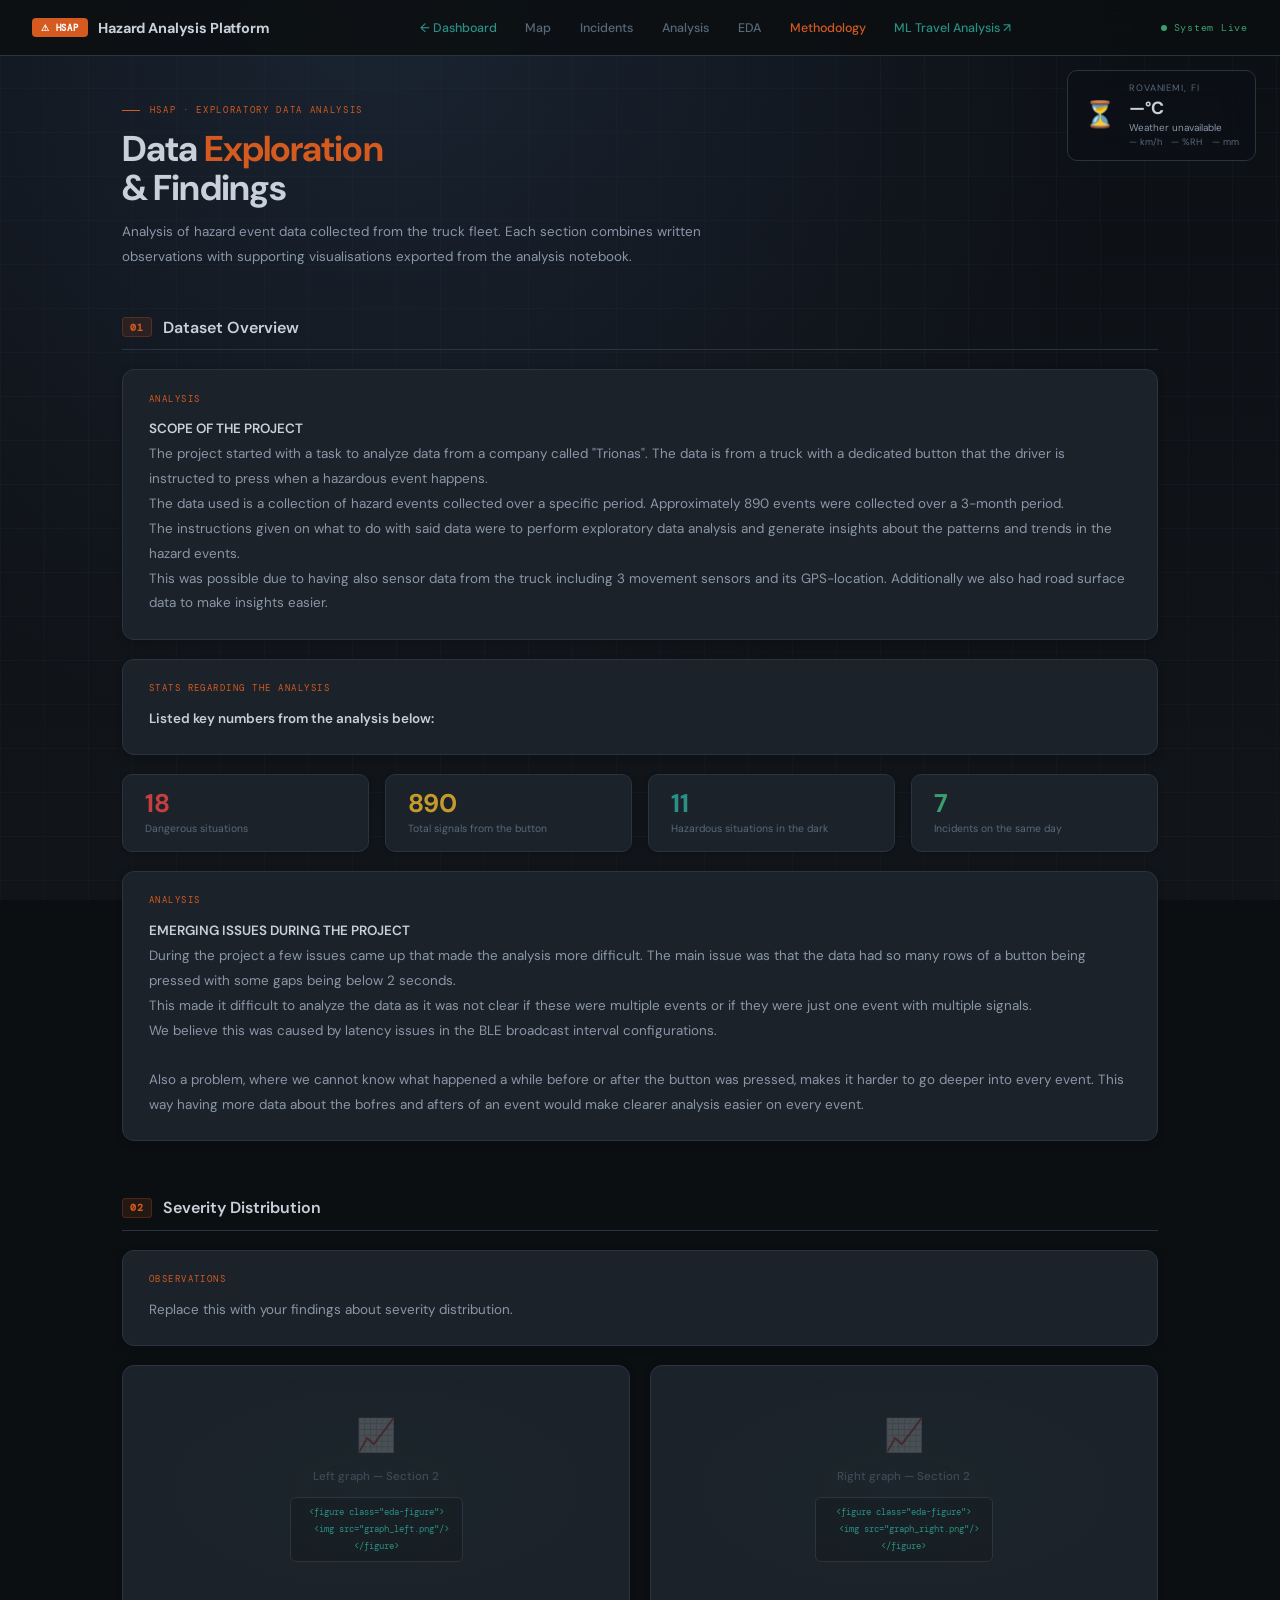
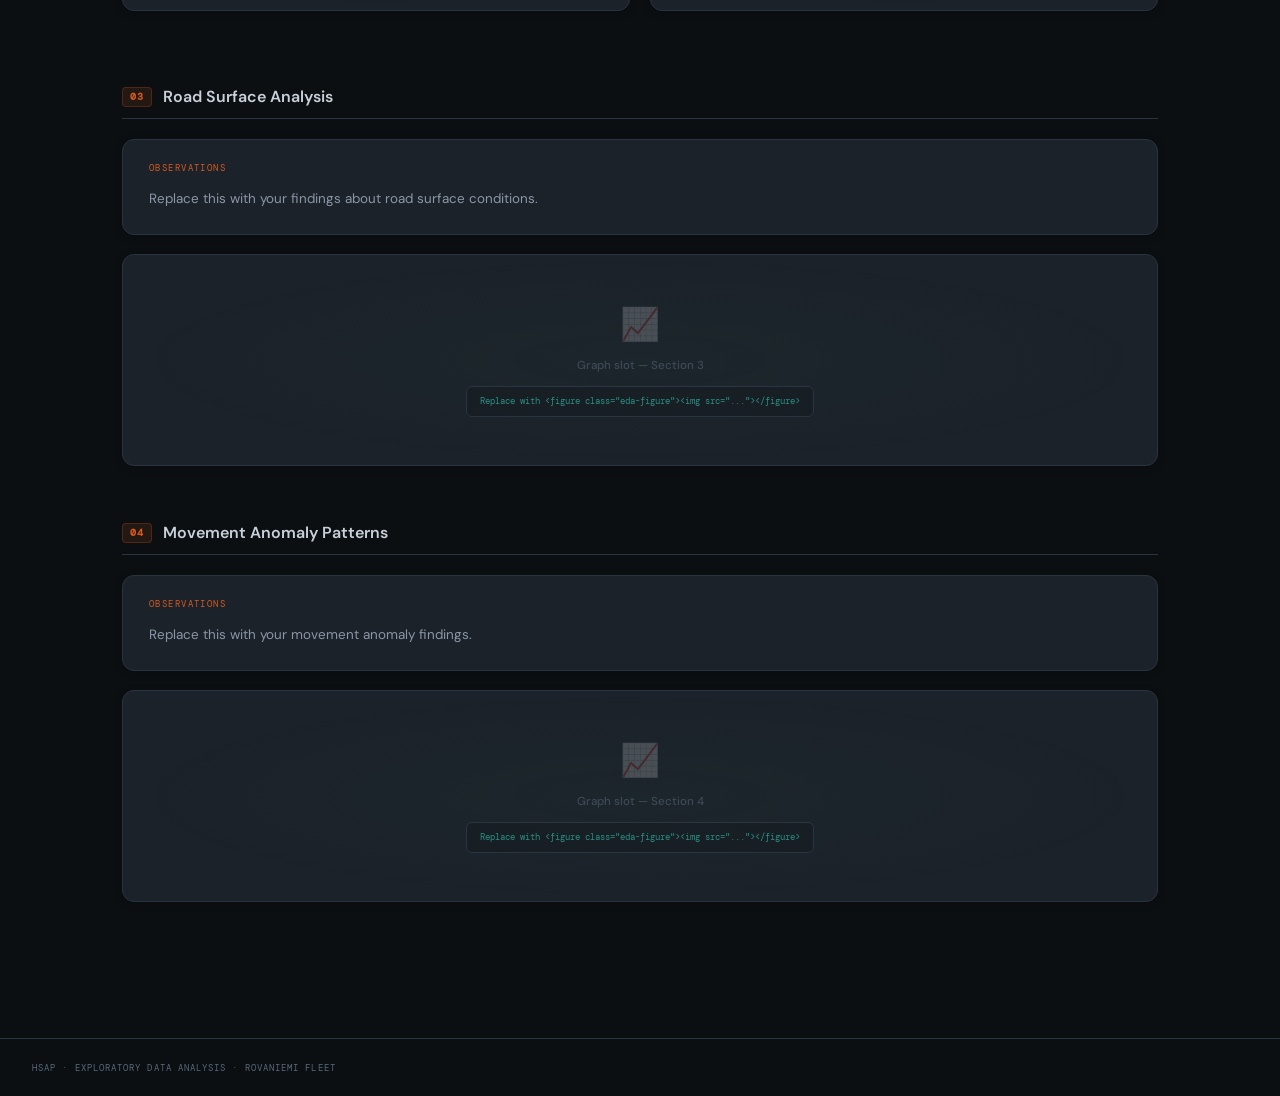
<file: website_without_EDA/hsap-eda.html>
<!DOCTYPE html>
<html lang="en">
<head>
  <meta charset="UTF-8"/>
  <meta name="viewport" content="width=device-width, initial-scale=1.0"/>
  <title>HSAP — Exploratory Data Analysis</title>
  <link rel="stylesheet" href="hsap-style.css"/>
  <style>
    /* ── EDA-specific styles ─────────────────────────────────── */

    .eda-page {
      position: relative; z-index: 10;
      max-width: 1100px; margin: 0 auto; padding: 3rem 2rem 5rem;
    }

    .eda-hero {
      margin-bottom: 3rem;
    }
    .eda-hero .hero-eyebrow { margin-bottom: .8rem; }
    .eda-hero h1 { font-size: clamp(1.8rem, 2.8vw, 2.6rem); margin-bottom: .8rem; }
    .eda-hero p  { font-family: var(--hf); font-size: .84rem; color: var(--text-soft); line-height: 1.8; max-width: 600px; }

    /* ── SECTION DIVIDER ── */
    .eda-section {
      margin-bottom: 3.5rem;
    }
    .eda-section-title {
      font-family: var(--hf); font-weight: 600; font-size: 1rem;
      color: var(--text); margin-bottom: 1.2rem;
      padding-bottom: .7rem; border-bottom: 1px solid var(--border);
      display: flex; align-items: center; gap: .7rem;
    }
    .eda-section-title .eda-num {
      font-family: var(--mf); font-size: .6rem; color: var(--accent);
      background: rgba(212,90,32,.12); border: 1px solid rgba(212,90,32,.25);
      border-radius: 4px; padding: .15rem .45rem; letter-spacing: .1em;
    }

    /* ── TEXT BOX ── */
    /*
      HOW TO ADD A TEXT BOX:
      Copy the block below and paste it inside any .eda-section.
      Replace the content inside <p> tags with your own text.

      <div class="eda-textbox">
        <div class="eda-textbox-label">Your label here</div>
        <p>Your paragraph text goes here. You can have multiple
        <p> tags inside the same box.</p>
        <p>Second paragraph...</p>
      </div>
    */

    .eda-textbox {
      background: var(--card); border: 1px solid var(--border);
      border-radius: 12px; padding: 1.4rem 1.6rem;
      box-shadow: 0 2px 8px rgba(0,0,0,.2);
      margin-bottom: 1.2rem;
    }

    .eda-textbox-label {
      font-family: var(--mf); font-size: .58rem; letter-spacing: .16em;
      text-transform: uppercase; color: var(--accent);
      margin-bottom: .8rem;
    }
    .eda-textbox p {
      font-family: var(--hf); font-size: .84rem; line-height: 1.85;
      color: var(--text-soft); margin-bottom: .75rem;
    }
    .eda-textbox p:last-child { margin-bottom: 0; }
    .eda-textbox strong { color: var(--text); font-weight: 600; }
    .eda-textbox code {
      font-family: var(--mf); font-size: .78rem;
      background: var(--faint); border: 1px solid var(--border);
      border-radius: 4px; padding: .1rem .4rem; color: var(--teal);
    }

    /* ── GRAPH / IMAGE SLOT ── */
    /*
      HOW TO ADD A GRAPH:
      Copy the block below and paste it inside any .eda-section.
      Replace src="YOUR_GRAPH.png" with the path to your image.
      Replace the caption text.

      <figure class="eda-figure">
        <img src="YOUR_GRAPH.png" alt="Description of graph"/>
        <figcaption>Figure N — Your caption text here</figcaption>
      </figure>

      For a 2-column layout (side by side), wrap two figures in:
      <div class="eda-figure-row">
        <figure class="eda-figure"> ... </figure>
        <figure class="eda-figure"> ... </figure>
      </div>
    */
    .eda-figure {
      background: var(--card); border: 1px solid var(--border);
      border-radius: 12px; overflow: hidden;
      box-shadow: 0 2px 12px rgba(0,0,0,.25);
      margin-bottom: 1.2rem;
    }
    .eda-figure img {
      width: 100%; display: block;
      border-bottom: 1px solid var(--border);
    }
    .eda-figure figcaption {
      font-family: var(--hf); font-size: .7rem; color: var(--muted);
      padding: .7rem 1rem; line-height: 1.5;
    }
    .eda-figure figcaption strong { color: var(--text-soft); }

    .eda-figure-row {
      display: grid; grid-template-columns: 1fr 1fr;
      gap: 1.2rem; margin-bottom: 1.2rem;
    }
    .eda-figure-row .eda-figure { margin-bottom: 0; }

    /* ── IMAGE PLACEHOLDER (shown when no src set) ── */
    .eda-figure-placeholder {
      background: var(--card); border: 1px solid var(--border);
      border-radius: 12px; padding: 3rem 2rem;
      display: flex; flex-direction: column;
      align-items: center; justify-content: center; gap: .8rem;
      margin-bottom: 1.2rem; box-shadow: 0 2px 8px rgba(0,0,0,.2);
      position: relative; overflow: hidden;
    }
    .eda-figure-placeholder::before {
      content: '';
      position: absolute; inset: 0;
      background: radial-gradient(ellipse at 50% 50%, rgba(42,143,133,.04), transparent 70%);
    }
    .eda-figure-placeholder .ph-icon  { font-size: 2rem; opacity: .2; }
    .eda-figure-placeholder .ph-label {
      font-family: var(--hf); font-size: .72rem; font-weight: 500;
      color: var(--muted); opacity: .55;
    }
    .eda-figure-placeholder .ph-hint  {
      font-family: var(--mf); font-size: .58rem; color: var(--teal);
      background: var(--surface); border: 1px solid var(--border);
      border-radius: 6px; padding: .4rem .8rem; text-align: center; line-height: 1.8;
    }

    /* ── STAT ROW (inline highlight numbers) ── */
    /*
      HOW TO ADD A STAT ROW:
      <div class="eda-stats">
        <div class="eda-stat">
          <div class="eda-stat-val">42</div>
          <div class="eda-stat-label">Your label</div>
        </div>
        ... repeat for each stat ...
      </div>
    */
    .eda-stats {
      display: flex; gap: 1rem; flex-wrap: wrap; margin-bottom: 1.2rem;
    }
    .eda-stat {
      background: var(--card); border: 1px solid var(--border);
      border-radius: 10px; padding: 1rem 1.4rem; flex: 1; min-width: 100px;
      box-shadow: 0 1px 4px rgba(0,0,0,.2);
    }
    .eda-stat-val {
      font-family: var(--hf); font-weight: 700; font-size: 1.6rem;
      color: var(--text); line-height: 1; margin-bottom: .3rem;
    }
    .eda-stat-label {
      font-family: var(--hf); font-size: .65rem; color: var(--muted);
    }

    /* ── RESPONSIVE ── */
    @media (max-width: 700px) {
      .eda-figure-row { grid-template-columns: 1fr; }
    }
  </style>
</head>
<body>

<!-- ── WEATHER FX LAYERS ── -->
<div id="sky-layer"></div>
<div id="grid-layer"></div>
<canvas id="rain-canvas"></canvas>
<canvas id="snow-canvas"></canvas>
<div id="fog-layer"></div>

<!-- ── WEATHER WIDGET ── -->
<div id="weather-widget">
  <div class="w-icon" id="w-icon">&#9203;</div>
  <div class="w-info">
    <div class="w-loc">Rovaniemi, FI</div>
    <div class="w-temp" id="w-temp">&#8212;&#176;C</div>
    <div class="w-desc" id="w-desc">Loading&#8230;</div>
    <div class="w-extras">
      <span id="w-wind">&#8212; km/h</span>
      <span id="w-humid">&#8212; %RH</span>
      <span id="w-precip">&#8212; mm</span>
    </div>
  </div>
</div>

<!-- ── HEADER ── -->
<header>
  <div class="logo">
    <div class="logo-badge">&#9888; HSAP</div>
    Hazard Analysis Platform
  </div>
  <nav>
    <a href="hsap-dashboard.html"style="color:var(--teal)">&#8592; Dashboard</a>
    <a href="hsap-dashboard.html#map">Map</a>
    <a href="hsap-dashboard.html#incidents">Incidents</a>
    <a href="hsap-dashboard.html#analysis">Analysis</a>
    <a href="hsap-eda.html">EDA</a>
    <a href="hsap-summary.html" style="color:var(--accent)">Methodology</a>
    <a href="static/index.html" style="color:var(--teal)">ML Travel Analysis ↗</a>
  </nav>
  <div class="sys-status">
    <div class="pulse"></div>
    System Live
  </div>
</header>


<!-- ══════════════════════════════════════════════════════════════════
     EDA PAGE CONTENT
     ══════════════════════════════════════════════════════════════════

  HOW TO USE THIS PAGE:
  ─────────────────────
  This page is structured into numbered sections.
  Inside each section you can freely mix:

    • Text boxes   → .eda-textbox
    • Graph images → .eda-figure  /  .eda-figure-row (2 side-by-side)
    • Stat rows    → .eda-stats
    • Placeholders → .eda-figure-placeholder  (remove once you add real images)

  To add a new section, copy the .eda-section block and give it a new number.
  All instructions are in the CSS comments above.

════════════════════════════════════════════════════════════════════ -->

<div class="eda-page">

  <!-- PAGE TITLE -->
  <div class="eda-hero">
    <div class="hero-eyebrow">HSAP &middot; Exploratory Data Analysis</div>
    <h1>Data <mark>Exploration</mark><br>&amp; Findings</h1>
    <p>
      Analysis of hazard event data collected from the truck fleet.
      Each section combines written observations with supporting visualisations
      exported from the analysis notebook.
    </p>
  </div>


  <!-- ══════════════════════════════════════════════════════════════
       SECTION 1 — paste your first block of analysis here
       ══════════════════════════════════════════════════════════════ -->
  <div class="eda-section">
    <div class="eda-section-title">
      <span class="eda-num">01</span>
      Dataset Overview
      <!-- ↑ Change this title to match your section -->
    </div>

    <!-- TEXT BOX — replace with your own observations -->
    <div class="eda-textbox">
      <div class="eda-textbox-label">Analysis</div>
      <!-- PASTE YOUR TEXT BELOW -->
      <p><strong>SCOPE OF THE PROJECT</strong><br>
        The project started with a task to analyze data from a company called "Trionas". The data is from a truck with a dedicated button that the driver is instructed to press when a hazardous event happens.<br>
        The data used is a collection of hazard events collected over a specific period. Approximately 890 events were collected over a 3-month period.<br>
        The instructions given on what to do with said data were to perform exploratory data analysis and generate insights about the patterns and trends in the hazard events.<br>
        This was possible due to having also sensor data from the truck including 3 movement sensors and its GPS-location. Additionally we also had road surface data to make insights easier.</p>
      <!-- END OF TEXT -->
    </div>

    <div class="eda-textbox">
      <div class="eda-textbox-label">STATS REGARDING THE ANALYSIS</div>
      <!-- PASTE YOUR TEXT BELOW -->
      <p><strong>Listed key numbers from the analysis below:</strong><br></p>
      <!-- END OF TEXT -->
    </div>

    <!-- STAT ROW — replace values and labels with your real numbers -->
    <div class="eda-stats">
      <div class="eda-stat">
        <div class="eda-stat-val" style="color:var(--red)">18</div>
        <!-- ↑ paste your number -->
        <div class="eda-stat-label">Dangerous situations</div>
      </div>
      <div class="eda-stat">
        <div class="eda-stat-val" style="color:var(--amber)">890</div>
        <div class="eda-stat-label">Total signals from the button</div>
      </div>
      <div class="eda-stat">
        <div class="eda-stat-val" style="color:var(--teal)">11</div>
        <div class="eda-stat-label">Hazardous situations in the dark</div>
      </div>
      <div class="eda-stat">
        <div class="eda-stat-val" style="color:var(--green)">7</div>
        <div class="eda-stat-label">Incidents on the same day</div>
      </div>
    </div>

    <div class="eda-textbox">
      <div class="eda-textbox-label">ANALYSIS</div>
      <p><strong>EMERGING ISSUES DURING THE PROJECT</strong><BR>
      During the project a few issues came up that made the analysis more difficult. The main issue was that the data had so many rows of a button being pressed with some gaps being below 2 seconds.<br>
      This made it difficult to analyze the data as it was not clear if these were multiple events or if they were just one event with multiple signals.<br>
      We believe this was caused by latency issues in the BLE broadcast interval configurations.<br><br>

      Also a problem, where we cannot know what happened a while before or after the button was pressed, makes it harder to go deeper into every event. This way having more data about the bofres and afters of an event would make clearer analysis easier on every event.
      </p>
    </div>

    <!--<figure class="eda-figure">
      <img src="Random graph.png">
    </figure></div>-->

  </div><!-- /section 1 -->


  <!-- ══════════════════════════════════════════════════════════════
       SECTION 2 — paste your second block of analysis here
       ══════════════════════════════════════════════════════════════ -->
  <div class="eda-section">
    <div class="eda-section-title">
      <span class="eda-num">02</span>
      Severity Distribution
      <!-- ↑ Change title -->
    </div>

    <div class="eda-textbox">
      <div class="eda-textbox-label">Observations</div>
      <p>Replace this with your findings about severity distribution.</p>
    </div>

    <!-- TWO GRAPHS SIDE BY SIDE -->
    <div class="eda-figure-row">
      <div class="eda-figure-placeholder">
        <div class="ph-icon">&#128200;</div>
        <div class="ph-label">Left graph — Section 2</div>
        <div class="ph-hint">
          &lt;figure class="eda-figure"&gt;<br>
          &nbsp;&nbsp;&lt;img src="graph_left.png"/&gt;<br>
          &lt;/figure&gt;
        </div>
      </div>
      <div class="eda-figure-placeholder">
        <div class="ph-icon">&#128200;</div>
        <div class="ph-label">Right graph — Section 2</div>
        <div class="ph-hint">
          &lt;figure class="eda-figure"&gt;<br>
          &nbsp;&nbsp;&lt;img src="graph_right.png"/&gt;<br>
          &lt;/figure&gt;
        </div>
      </div>
    </div>

  </div><!-- /section 2 -->


  <!-- ══════════════════════════════════════════════════════════════
       SECTION 3 — paste your third block of analysis here
       ══════════════════════════════════════════════════════════════ -->
  <div class="eda-section">
    <div class="eda-section-title">
      <span class="eda-num">03</span>
      Road Surface Analysis
      <!-- ↑ Change title -->
    </div>

    <div class="eda-textbox">
      <div class="eda-textbox-label">Observations</div>
      <p>Replace this with your findings about road surface conditions.</p>
    </div>

    <div class="eda-figure-placeholder">
      <div class="ph-icon">&#128200;</div>
      <div class="ph-label">Graph slot — Section 3</div>
      <div class="ph-hint">
        Replace with &lt;figure class="eda-figure"&gt;&lt;img src="..."&gt;&lt;/figure&gt;
      </div>
    </div>

  </div><!-- /section 3 -->


  <!-- ══════════════════════════════════════════════════════════════
       SECTION 4 — movement anomaly analysis
       ══════════════════════════════════════════════════════════════ -->
  <div class="eda-section">
    <div class="eda-section-title">
      <span class="eda-num">04</span>
      Movement Anomaly Patterns
    </div>

    <div class="eda-textbox">
      <div class="eda-textbox-label">Observations</div>
      <p>Replace this with your movement anomaly findings.</p>
    </div>

    <div class="eda-figure-placeholder">
      <div class="ph-icon">&#128200;</div>
      <div class="ph-label">Graph slot — Section 4</div>
      <div class="ph-hint">
        Replace with &lt;figure class="eda-figure"&gt;&lt;img src="..."&gt;&lt;/figure&gt;
      </div>
    </div>

  </div><!-- /section 4 -->


  <!-- ══════════════════════════════════════════════════════════════
       ADD MORE SECTIONS by copying the block below
       ══════════════════════════════════════════════════════════════

  <div class="eda-section">
    <div class="eda-section-title">
      <span class="eda-num">05</span>
      Your Section Title
    </div>

    <div class="eda-textbox">
      <div class="eda-textbox-label">Observations</div>
      <p>Your text here.</p>
    </div>

    <figure class="eda-figure">
      <img src="your_graph.png" alt="Graph description"/>
      <figcaption>Figure 5 — Your caption</figcaption>
    </figure>
  </div>

  ══════════════════════════════════════════════════════════════════ -->

</div><!-- /eda-page -->

<footer>
  <span>HSAP &middot; Exploratory Data Analysis &middot; Rovaniemi Fleet</span>
  <span id="footer-clock"></span>
</footer>


<!-- ════════════════════════════════════════════════════════════════
     WEATHER ENGINE — Open-Meteo · Rovaniemi · No API key needed
     ════════════════════════════════════════════════════════════════ -->
<script>
var WMO = {
  0:  ['Clear sky',          '☀️'],  1:  ['Mainly clear',       '🌤️'],
  2:  ['Partly cloudy',      '⛅'],  3:  ['Overcast',           '☁️'],
  45: ['Fog',                '🌫️'], 48: ['Icy fog',            '🌫️'],
  51: ['Light drizzle',      '🌦️'], 53: ['Moderate drizzle',   '🌦️'],
  55: ['Dense drizzle',      '🌧️'], 61: ['Slight rain',        '🌧️'],
  63: ['Moderate rain',      '🌧️'], 65: ['Heavy rain',         '🌧️'],
  71: ['Slight snow',        '🌨️'], 73: ['Moderate snow',      '❄️'],
  75: ['Heavy snow',         '❄️'],  77: ['Snow grains',        '🌨️'],
  80: ['Slight showers',     '🌦️'], 81: ['Moderate showers',   '🌧️'],
  82: ['Violent showers',    '⛈️'], 85: ['Snow showers',       '🌨️'],
  86: ['Heavy snow showers', '❄️'],  95: ['Thunderstorm',       '⛈️'],
  96: ['Thunder + hail',     '⛈️'], 99: ['Thunder + hail',     '⛈️'],
};

function wmoClass(code) {
  if ([45,48].includes(code))                       return 'wx-fog';
  if ([51,53,55,61,63,65,80,81,82].includes(code)) return 'wx-rain';
  if ([71,73,75,77,85,86].includes(code))           return 'wx-snow';
  if ([95,96,99].includes(code))                    return 'wx-thunder';
  if (code === 3)                                   return 'wx-cloudy';
  return 'wx-clear';
}

async function fetchWeather() {
  var LAT = 66.5039, LON = 25.7294;
  var url = 'https://api.open-meteo.com/v1/forecast'
    + '?latitude=' + LAT + '&longitude=' + LON
    + '&current=temperature_2m,relative_humidity_2m,wind_speed_10m,precipitation,weather_code'
    + '&wind_speed_unit=kmh&timezone=Europe%2FHelsinki';
  try {
    var res  = await fetch(url);
    var data = await res.json();
    var c    = data.current;
    var code = c.weather_code != null ? c.weather_code : 0;
    var info = WMO[code] || ['Unknown', '🌡️'];

    document.getElementById('w-icon').textContent   = info[1];
    document.getElementById('w-temp').textContent   = (c.temperature_2m != null ? c.temperature_2m.toFixed(1) : '—') + '°C';
    document.getElementById('w-desc').textContent   = info[0];
    document.getElementById('w-wind').textContent   = (c.wind_speed_10m != null ? c.wind_speed_10m.toFixed(0) : '—') + ' km/h';
    document.getElementById('w-humid').textContent  = (c.relative_humidity_2m != null ? c.relative_humidity_2m : '—') + '%';
    document.getElementById('w-precip').textContent = (c.precipitation != null ? c.precipitation.toFixed(1) : '0.0') + ' mm';

    var cls = wmoClass(code);
    document.body.classList.add(cls);
    if (cls === 'wx-rain' || cls === 'wx-thunder') startRain(cls === 'wx-thunder' ? 'heavy' : 'normal');
    if (cls === 'wx-snow') startSnow();
    if (c.temperature_2m != null && c.temperature_2m < -10) {
      document.getElementById('sky-layer').style.background =
        'radial-gradient(ellipse at 30% 0%, rgba(30,55,95,.55) 0%, transparent 60%),' +
        'linear-gradient(180deg,#080b11 0%,#0e1217 100%)';
    }
  } catch(e) {
    document.getElementById('w-desc').textContent = 'Weather unavailable';
  }
}

/* shared scroll-pause flag */
var _scrolling = false, _scrollTimer;
window.addEventListener('scroll', function() {
  _scrolling = true;
  clearTimeout(_scrollTimer);
  _scrollTimer = setTimeout(function(){ _scrolling = false; }, 150);
}, { passive: true });

function startRain(intensity) {
  var canvas = document.getElementById('rain-canvas');
  var ctx    = canvas.getContext('2d');
  var COUNT  = intensity === 'heavy' ? 280 : intensity === 'normal' ? 160 : 70;
  var ANGLE  = 12;
  var drops  = [];

  function resize() { canvas.width = window.innerWidth; canvas.height = window.innerHeight; }
  resize();
  window.addEventListener('resize', resize, { passive: true });

  for (var i = 0; i < COUNT; i++) {
    drops.push({
      x:     Math.random() * window.innerWidth,
      y:     Math.random() * window.innerHeight,
      len:   Math.random() * 18  + 8,
      /* speed in px/second — divide by 60 gives old per-frame value at 60Hz */
      speed: (Math.random() * 8  + 6) * 60,
      op:    Math.random() * 0.35 + 0.1,
      w:     Math.random() * 0.8  + 0.3
    });
  }

  var rad = ANGLE * Math.PI / 180, dx = Math.sin(rad), dy = Math.cos(rad);
  var lastTs = 0;

  (function frame(ts) {
    if (document.hidden) { requestAnimationFrame(frame); return; }

    /* delta in seconds since last frame — clamp to 100ms to avoid huge jumps
       when tab was hidden or browser stalled */
    var delta = Math.min((ts - lastTs) / 1000, 0.1);
    lastTs = ts;

    ctx.clearRect(0, 0, canvas.width, canvas.height);
    drops.forEach(function(d) {
      ctx.beginPath(); ctx.moveTo(d.x, d.y);
      ctx.lineTo(d.x + dx * d.len, d.y + dy * d.len);
      ctx.strokeStyle = 'rgba(160,200,230,' + d.op + ')';
      ctx.lineWidth   = d.w; ctx.stroke();

      /* move by speed * seconds elapsed — same distance on 60Hz and 144Hz */
      d.x += dx * d.speed * delta;
      d.y += dy * d.speed * delta;

      if (d.y > canvas.height + 20 || d.x > canvas.width + 20) {
        d.x = Math.random() * canvas.width - 50; d.y = -20;
      }
    });
    requestAnimationFrame(frame);
  })(0);
}

function startSnow() {
  var canvas = document.getElementById('snow-canvas');
  var ctx    = canvas.getContext('2d');
  var flakes = [];

  function resize() { canvas.width = window.innerWidth; canvas.height = window.innerHeight; }
  resize();
  window.addEventListener('resize', resize, { passive: true });

  for (var i = 0; i < 140; i++) {
    flakes.push({
      x:     Math.random() * window.innerWidth,
      y:     Math.random() * window.innerHeight,
      r:     Math.random() * 2.5  + 0.8,
      /* px/second */
      speed: (Math.random() * 1.2 + 0.4) * 60,
      drift: (Math.random() - 0.5) * 0.5 * 60,
      op:    Math.random() * 0.6  + 0.2
    });
  }

  var lastTs = 0;

  (function frame(ts) {
    if (document.hidden) { requestAnimationFrame(frame); return; }

    var delta = Math.min((ts - lastTs) / 1000, 0.1);
    lastTs = ts;

    ctx.clearRect(0, 0, canvas.width, canvas.height);
    flakes.forEach(function(f) {
      ctx.beginPath(); ctx.arc(f.x, f.y, f.r, 0, Math.PI * 2);
      ctx.fillStyle = 'rgba(220,235,255,' + f.op + ')'; ctx.fill();

      f.y += f.speed * delta;
      f.x += f.drift * delta;

      if (f.y >  canvas.height + 10) { f.y = -10; f.x = Math.random() * canvas.width; }
      if (f.x >  canvas.width  + 10)   f.x = -10;
      if (f.x < -10)                    f.x =  canvas.width + 10;
    });
    requestAnimationFrame(frame);
  })(0);
}

fetchWeather();
</script>

</body>
</html>
</file>
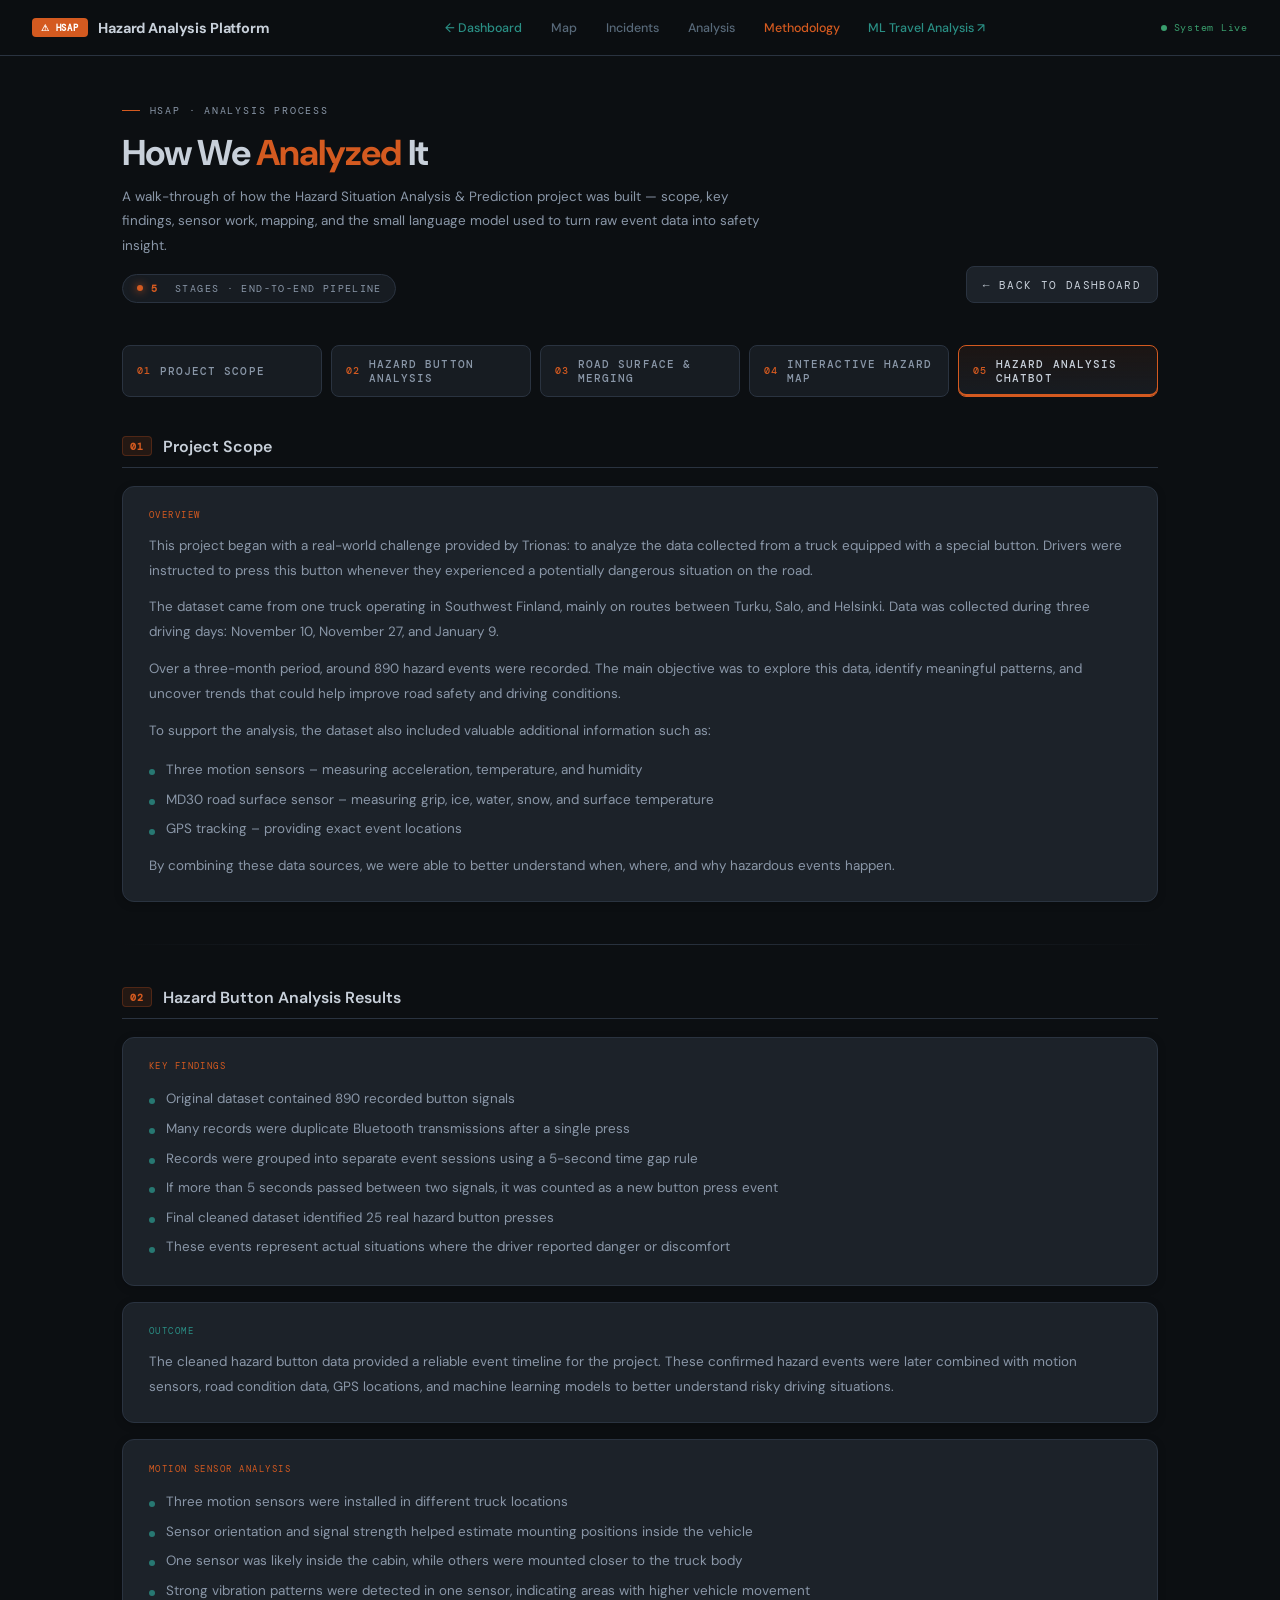
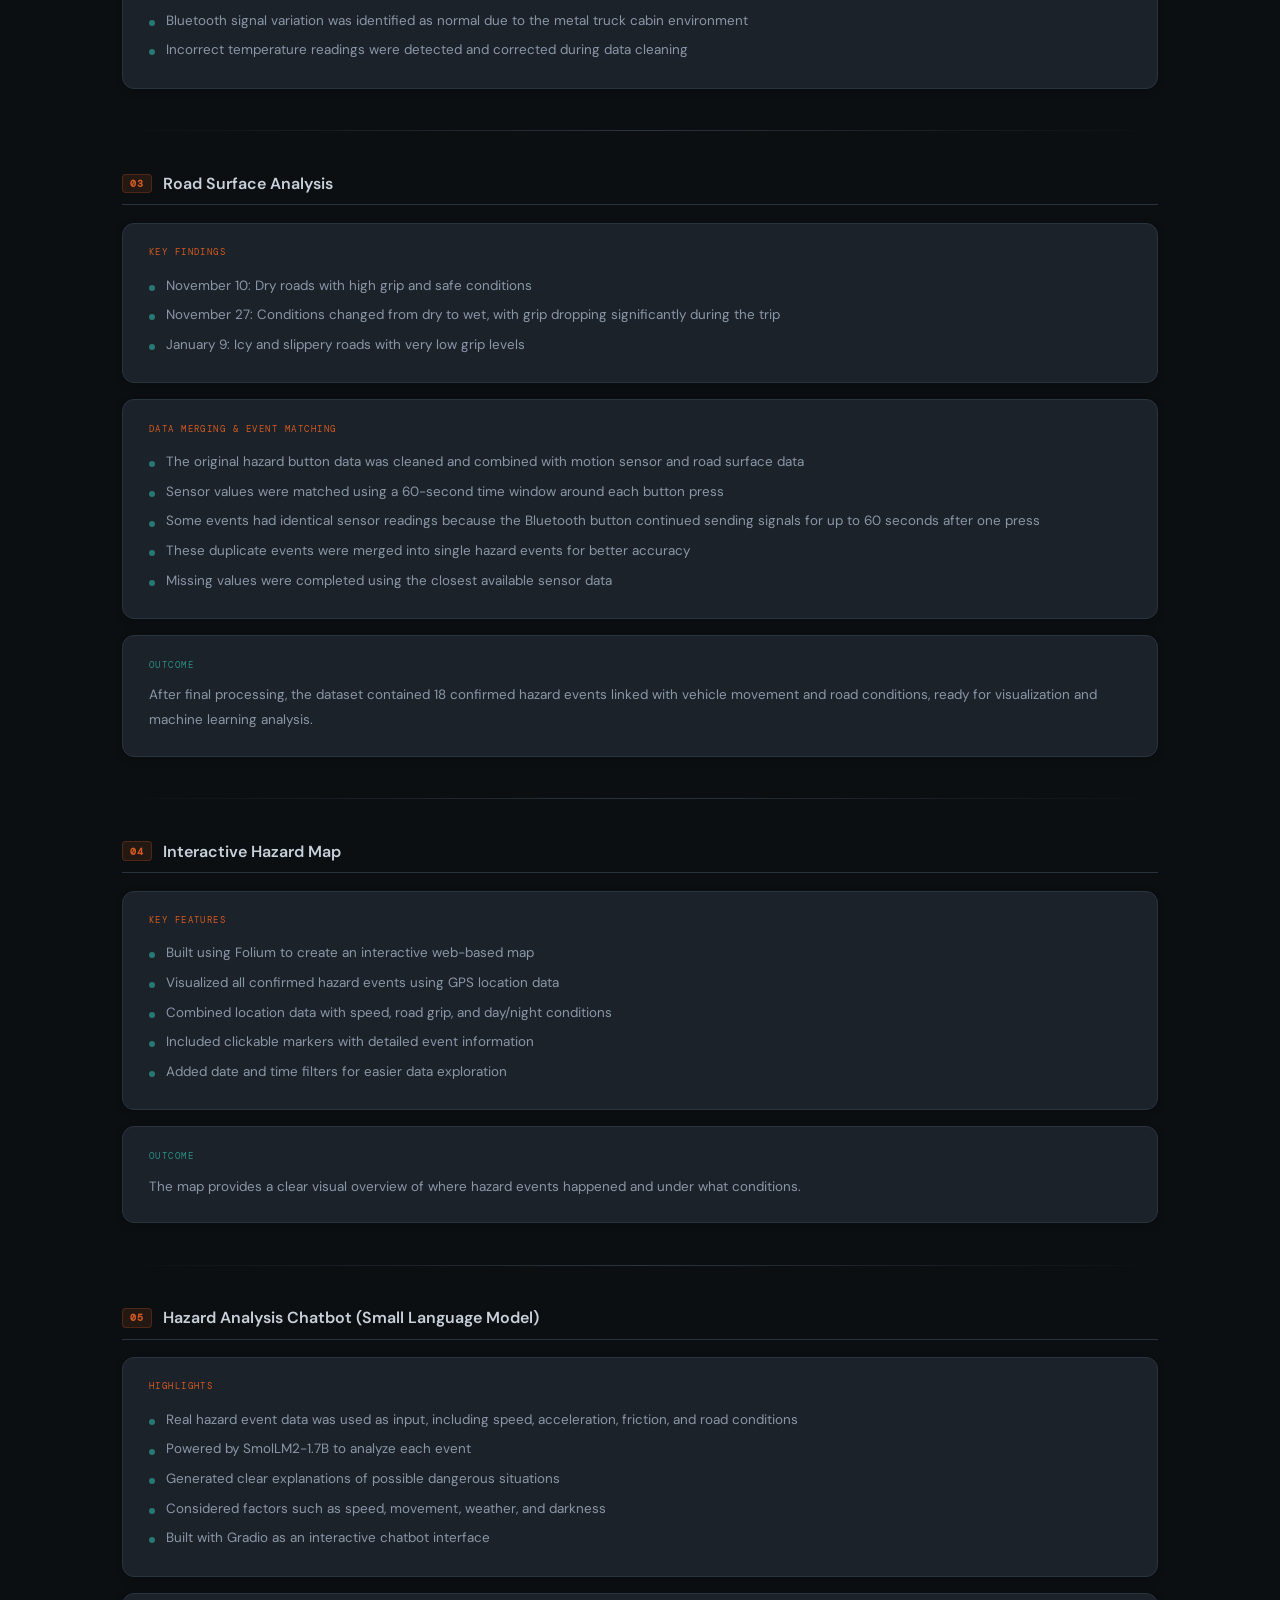
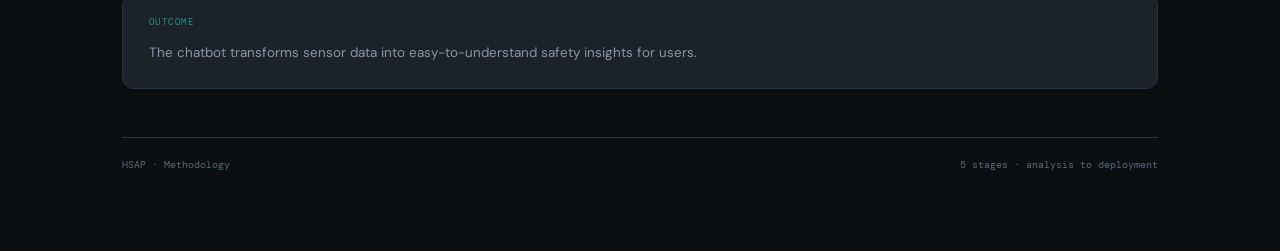
<file: website_without_EDA/hsap-summary.html>
<!DOCTYPE html>
<html lang="en">
<head>
  <meta charset="UTF-8"/>
  <meta name="viewport" content="width=device-width, initial-scale=1.0"/>
  <title>HSAP — Methodology</title>
  <link rel="stylesheet" href="hsap-style.css"/>
  <style>
    /* ── Summary page (scoped, .sum-* namespace) ─────────────── */
    .sum-page {
      position: relative; z-index: 10;
      max-width: 1100px; margin: 0 auto; padding: 3rem 2rem 5rem;
    }

    .sum-hero { margin-bottom: 2.6rem; display: flex; flex-wrap: wrap;
                gap: 1.4rem; align-items: flex-end; justify-content: space-between; }
    .sum-hero-text { max-width: 640px; }
    .sum-hero h1 { font-size: clamp(1.8rem, 2.8vw, 2.6rem); margin: .8rem 0; color: var(--text); }
    .sum-hero h1 mark { background: transparent; color: var(--accent); }
    .sum-hero p { font-family: var(--hf); font-size: .84rem; color: var(--text-soft);
                  line-height: 1.8; }

    .sum-actions { display: flex; gap: .6rem; }
    .sum-btn {
      font-family: var(--mf); font-size: .7rem; letter-spacing: .12em;
      text-transform: uppercase; text-decoration: none;
      color: var(--text); background: var(--card);
      border: 1px solid var(--border); border-radius: 8px;
      padding: .65rem 1rem; transition: border-color .15s, color .15s, background .15s;
      display: inline-flex; align-items: center; gap: .5rem;
    }
    .sum-btn:hover { border-color: var(--teal); color: var(--teal); background: var(--card-hover); }

    .sum-toc {
      display: grid; grid-template-columns: repeat(auto-fit, minmax(180px, 1fr));
      gap: .6rem; margin-bottom: 2.4rem;
    }
    .sum-toc a {
      font-family: var(--mf); font-size: .68rem; letter-spacing: .1em;
      text-transform: uppercase; text-decoration: none; color: var(--text-soft);
      background: var(--surface); border: 1px solid var(--border);
      border-radius: 8px; padding: .7rem .85rem;
      display: flex; align-items: center; gap: .55rem;
      transition: color .15s, border-color .15s, transform .15s;
    }
    .sum-toc a:hover { color: var(--text); border-color: var(--border2); transform: translateY(-1px); }
    .sum-toc a.is-active {
      color: var(--text); border-color: var(--accent);
      background: linear-gradient(180deg, rgba(212,90,32,.08), var(--surface));
      box-shadow: inset 0 -2px 0 var(--accent);
    }
    .sum-toc a.is-active span { color: var(--accent); }
    .sum-toc a span { color: var(--accent); font-size: .6rem; }

    .sum-meta {
      display: inline-flex; align-items: center; gap: .55rem;
      font-family: var(--mf); font-size: .62rem; letter-spacing: .14em;
      text-transform: uppercase; color: var(--text-soft);
      background: var(--surface); border: 1px solid var(--border);
      border-radius: 999px; padding: .45rem .85rem;
    }
    .sum-meta b { color: var(--accent); font-weight: 600; }
    .sum-meta::before {
      content: ""; width: 6px; height: 6px; border-radius: 50%;
      background: var(--accent); box-shadow: 0 0 8px var(--accent);
    }

    .sum-section { margin-bottom: 2.6rem; scroll-margin-top: 90px; }
    .sum-section-title {
      font-family: var(--hf); font-weight: 600; font-size: 1rem;
      color: var(--text); margin-bottom: 1.1rem;
      padding-bottom: .65rem; border-bottom: 1px solid var(--border);
      display: flex; align-items: center; gap: .7rem;
    }
    .sum-section-title .sum-num {
      font-family: var(--mf); font-size: .6rem; color: var(--accent);
      background: rgba(212,90,32,.12); border: 1px solid rgba(212,90,32,.25);
      border-radius: 4px; padding: .15rem .45rem; letter-spacing: .1em;
    }

    .sum-card {
      background: var(--card); border: 1px solid var(--border);
      border-radius: 12px; padding: 1.4rem 1.6rem;
      box-shadow: 0 2px 8px rgba(0,0,0,.2);
      margin-bottom: 1rem;
    }
    .sum-card-label {
      font-family: var(--mf); font-size: .58rem; letter-spacing: .16em;
      text-transform: uppercase; color: var(--accent);
      margin-bottom: .8rem;
    }
    .sum-card-label.is-teal { color: var(--teal); border-color: rgba(42,143,133,.25); }
    .sum-card p, .sum-card li {
      font-family: var(--hf); font-size: .84rem; line-height: 1.85;
      color: var(--text-soft);
    }
    .sum-card p { margin-bottom: .75rem; }
    .sum-card p:last-child, .sum-card ul:last-child, .sum-card ol:last-child { margin-bottom: 0; }
    .sum-card ul { list-style: none; padding: 0; margin: .2rem 0 .6rem; }
    .sum-card ul li {
      position: relative; padding: .15rem 0 .15rem 1.1rem;
    }
    .sum-card ul li::before {
      content: ""; position: absolute; left: 0; top: .85rem;
      width: 6px; height: 6px; border-radius: 50%;
      background: var(--teal); opacity: .8;
    }
    .sum-card strong { color: var(--text); font-weight: 600; }

    .sum-divider {
      border: 0; height: 1px; margin: 2.6rem 0;
      background: linear-gradient(90deg, transparent, var(--border), transparent);
    }

    .sum-foot {
      margin-top: 3rem; padding-top: 1.2rem;
      border-top: 1px solid var(--border);
      font-family: var(--mf); font-size: .65rem; color: var(--muted);
      display: flex; justify-content: space-between; flex-wrap: wrap; gap: .6rem;
    }
  </style>
</head>
<body>

<!-- ── HEADER (matches dashboard / eda) ── -->
<header>
  <div class="logo">
    <div class="logo-badge">&#9888; HSAP</div>
    Hazard Analysis Platform
  </div>
  <nav>
    <a href="hsap-dashboard.html" style="color:var(--teal)">&#8592; Dashboard</a>
    <a href="hsap-dashboard.html#map">Map</a>
    <a href="hsap-dashboard.html#incidents">Incidents</a>
    <a href="hsap-dashboard.html#analysis">Analysis</a>
    <a href="hsap-summary.html" style="color:var(--accent)">Methodology</a>
    <a href="static/index.html" style="color:var(--teal)">ML Travel Analysis ↗</a>
  </nav>
  <div class="sys-status">
    <div class="pulse"></div>
    System Live
  </div>
</header>

<div class="sum-page">

  <!-- HERO -->
  <div class="sum-hero">
    <div class="sum-hero-text">
      <div class="hero-eyebrow" style="font-family:var(--mf);font-size:.62rem;letter-spacing:.18em;text-transform:uppercase;color:var(--text-soft);">
        HSAP &middot; Analysis Process
      </div>
      <h1>How We <mark>Analyzed</mark> It</h1>
      <p>
        A walk-through of how the Hazard Situation Analysis &amp; Prediction project was built &mdash;
        scope, key findings, sensor work, mapping, and the small language model used
        to turn raw event data into safety insight.
      </p>
      <div class="sum-meta" style="margin-top:1rem;"><b>5</b>&nbsp;stages &middot; end-to-end pipeline</div>
    </div>
    <div class="sum-actions">
      <a class="sum-btn" href="hsap-dashboard.html">&larr; Back to Dashboard</a>
    </div>
  </div>

  <!-- TABLE OF CONTENTS -->
  <nav class="sum-toc" aria-label="Section index">
    <a href="#sec-scope"><span>01</span> Project Scope</a>
    <a href="#sec-button"><span>02</span> Hazard Button Analysis</a>
    <a href="#sec-surface"><span>03</span> Road Surface &amp; Merging</a>
    <a href="#sec-map"><span>04</span> Interactive Hazard Map</a>
    <a href="#sec-chatbot"><span>05</span> Hazard Analysis Chatbot</a>
  </nav>

  <!-- ══ SECTION 01 — Project Scope ══ -->
  <section class="sum-section" id="sec-scope">
    <div class="sum-section-title">
      <span class="sum-num">01</span>
      Project Scope
    </div>
    <div class="sum-card">
      <div class="sum-card-label">Overview</div>
      <p>This project began with a real-world challenge provided by Trionas: to analyze the data
        collected from a truck equipped with a special button. Drivers were instructed to press this
        button whenever they experienced a potentially dangerous situation on the road.</p>
      <p>The dataset came from one truck operating in Southwest Finland, mainly on routes between
        Turku, Salo, and Helsinki. Data was collected during three driving days: November 10,
        November 27, and January 9.</p>
      <p>Over a three-month period, around 890 hazard events were recorded. The main objective was
        to explore this data, identify meaningful patterns, and uncover trends that could help improve
        road safety and driving conditions.</p>
      <p>To support the analysis, the dataset also included valuable additional information such as:</p>
      <ul>
        <li>Three motion sensors &ndash; measuring acceleration, temperature, and humidity</li>
        <li>MD30 road surface sensor &ndash; measuring grip, ice, water, snow, and surface temperature</li>
        <li>GPS tracking &ndash; providing exact event locations</li>
      </ul>
      <p>By combining these data sources, we were able to better understand when, where, and why
        hazardous events happen.</p>
    </div>
  </section>

  <hr class="sum-divider"/>

  <!-- ══ SECTION 02 — Hazard Button Analysis Results ══ -->
  <section class="sum-section" id="sec-button">
    <div class="sum-section-title">
      <span class="sum-num">02</span>
      Hazard Button Analysis Results
    </div>

    <div class="sum-card">
      <div class="sum-card-label">Key Findings</div>
      <ul>
        <li>Original dataset contained 890 recorded button signals</li>
        <li>Many records were duplicate Bluetooth transmissions after a single press</li>
        <li>Records were grouped into separate event sessions using a 5-second time gap rule</li>
        <li>If more than 5 seconds passed between two signals, it was counted as a new button press event</li>
        <li>Final cleaned dataset identified 25 real hazard button presses</li>
        <li>These events represent actual situations where the driver reported danger or discomfort</li>
      </ul>
    </div>

    <div class="sum-card">
      <div class="sum-card-label is-teal">Outcome</div>
      <p>The cleaned hazard button data provided a reliable event timeline for the project. These
        confirmed hazard events were later combined with motion sensors, road condition data, GPS
        locations, and machine learning models to better understand risky driving situations.</p>
    </div>

    <div class="sum-card">
      <div class="sum-card-label">Motion Sensor Analysis</div>
      <ul>
        <li>Three motion sensors were installed in different truck locations</li>
        <li>Sensor orientation and signal strength helped estimate mounting positions inside the vehicle</li>
        <li>One sensor was likely inside the cabin, while others were mounted closer to the truck body</li>
        <li>Strong vibration patterns were detected in one sensor, indicating areas with higher vehicle movement</li>
        <li>Bluetooth signal variation was identified as normal due to the metal truck cabin environment</li>
        <li>Incorrect temperature readings were detected and corrected during data cleaning</li>
      </ul>
    </div>
  </section>

  <hr class="sum-divider"/>

  <!-- ══ SECTION 03 — Road Surface Analysis & Data Merging ══ -->
  <section class="sum-section" id="sec-surface">
    <div class="sum-section-title">
      <span class="sum-num">03</span>
      Road Surface Analysis
    </div>

    <div class="sum-card">
      <div class="sum-card-label">Key Findings</div>
      <ul>
        <li>November 10: Dry roads with high grip and safe conditions</li>
        <li>November 27: Conditions changed from dry to wet, with grip dropping significantly during the trip</li>
        <li>January 9: Icy and slippery roads with very low grip levels</li>
      </ul>
    </div>

    <div class="sum-card">
      <div class="sum-card-label">Data Merging &amp; Event Matching</div>
      <ul>
        <li>The original hazard button data was cleaned and combined with motion sensor and road surface data</li>
        <li>Sensor values were matched using a 60-second time window around each button press</li>
        <li>Some events had identical sensor readings because the Bluetooth button continued sending signals for up to 60 seconds after one press</li>
        <li>These duplicate events were merged into single hazard events for better accuracy</li>
        <li>Missing values were completed using the closest available sensor data</li>
      </ul>
    </div>

    <div class="sum-card">
      <div class="sum-card-label is-teal">Outcome</div>
      <p>After final processing, the dataset contained 18 confirmed hazard events linked with vehicle
        movement and road conditions, ready for visualization and machine learning analysis.</p>
    </div>
  </section>

  <hr class="sum-divider"/>

  <!-- ══ SECTION 04 — Interactive Hazard Map ══ -->
  <section class="sum-section" id="sec-map">
    <div class="sum-section-title">
      <span class="sum-num">04</span>
      Interactive Hazard Map
    </div>

    <div class="sum-card">
      <div class="sum-card-label">Key Features</div>
      <ul>
        <li>Built using Folium to create an interactive web-based map</li>
        <li>Visualized all confirmed hazard events using GPS location data</li>
        <li>Combined location data with speed, road grip, and day/night conditions</li>
        <li>Included clickable markers with detailed event information</li>
        <li>Added date and time filters for easier data exploration</li>
      </ul>
    </div>

    <div class="sum-card">
      <div class="sum-card-label is-teal">Outcome</div>
      <p>The map provides a clear visual overview of where hazard events happened and under what
        conditions.</p>
    </div>
  </section>

  <hr class="sum-divider"/>

  <!-- ══ SECTION 05 — Hazard Analysis Chatbot ══ -->
  <section class="sum-section" id="sec-chatbot">
    <div class="sum-section-title">
      <span class="sum-num">05</span>
      Hazard Analysis Chatbot (Small Language Model)
    </div>

    <div class="sum-card">
      <div class="sum-card-label">Highlights</div>
      <ul>
        <li>Real hazard event data was used as input, including speed, acceleration, friction, and road conditions</li>
        <li>Powered by SmolLM2-1.7B to analyze each event</li>
        <li>Generated clear explanations of possible dangerous situations</li>
        <li>Considered factors such as speed, movement, weather, and darkness</li>
        <li>Built with Gradio as an interactive chatbot interface</li>
      </ul>
    </div>

    <div class="sum-card">
      <div class="sum-card-label is-teal">Outcome</div>
      <p>The chatbot transforms sensor data into easy-to-understand safety insights for users.</p>
    </div>
  </section>

  <div class="sum-foot">
    <span>HSAP &middot; Methodology</span>
    <span>5 stages &middot; analysis to deployment</span>
  </div>

</div>

<script>
  // Lightweight scroll-spy: highlight the TOC chip whose section is in view.
  (function () {
    var links = document.querySelectorAll('.sum-toc a');
    var map = {};
    links.forEach(function (a) { map[a.getAttribute('href').slice(1)] = a; });
    var io = new IntersectionObserver(function (entries) {
      entries.forEach(function (e) {
        var a = map[e.target.id];
        if (!a) return;
        if (e.isIntersecting) {
          links.forEach(function (l) { l.classList.remove('is-active'); });
          a.classList.add('is-active');
        }
      });
    }, { rootMargin: '-40% 0px -55% 0px', threshold: 0 });
    document.querySelectorAll('.sum-section').forEach(function (s) { io.observe(s); });
  })();
</script>

</body>
</html>
</file>
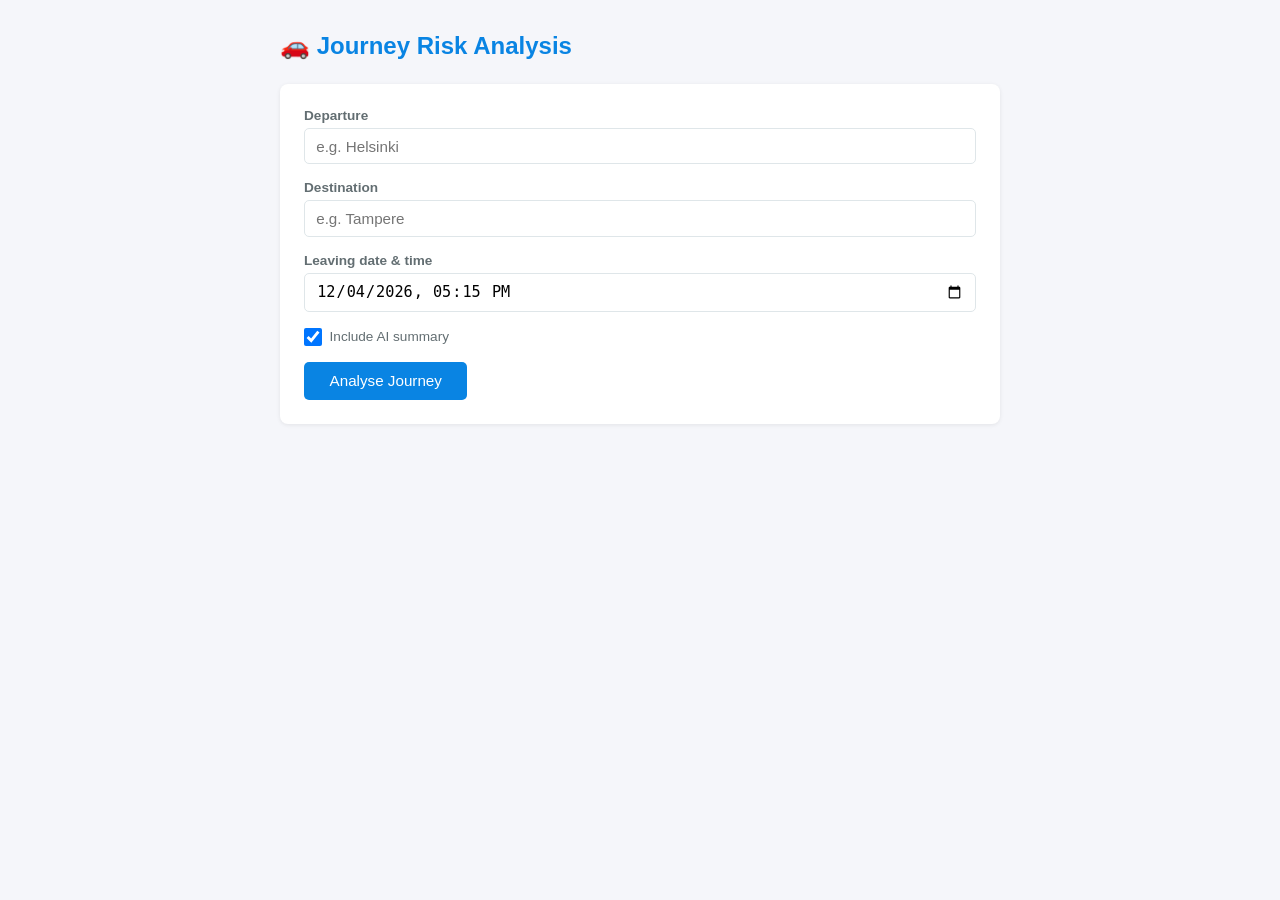
<file: website_without_EDA/static/index_backup.html>
<!DOCTYPE html>
<html lang="en">
<head>
<meta charset="UTF-8">
<meta name="viewport" content="width=device-width, initial-scale=1.0">
<title>Journey Risk Analysis</title>
<style>
  * { box-sizing: border-box; margin: 0; padding: 0; }
  body { font-family: -apple-system, BlinkMacSystemFont, "Segoe UI", Roboto, sans-serif; background: #f5f6fa; color: #2d3436; padding: 2rem 1rem; }
  .container { max-width: 720px; margin: 0 auto; }
  h1 { font-size: 1.5rem; margin-bottom: 1.5rem; color: #0984e3; }

  /* Form */
  .form-card { background: #fff; border-radius: 8px; padding: 1.5rem; box-shadow: 0 1px 4px rgba(0,0,0,.08); margin-bottom: 1.5rem; }
  label { display: block; font-size: .85rem; font-weight: 600; margin-bottom: .3rem; color: #636e72; }
  input[type="text"], input[type="datetime-local"] { width: 100%; padding: .55rem .7rem; border: 1px solid #dfe6e9; border-radius: 5px; font-size: .95rem; margin-bottom: 1rem; }
  input:focus { outline: none; border-color: #0984e3; box-shadow: 0 0 0 2px rgba(9,132,227,.15); }
  .checkbox-row { display: flex; align-items: center; gap: .5rem; margin-bottom: 1rem; }
  .checkbox-row input { width: 1.1rem; height: 1.1rem; }
  .checkbox-row label { margin-bottom: 0; font-weight: 400; }
  button { background: #0984e3; color: #fff; border: none; padding: .65rem 1.6rem; font-size: .95rem; border-radius: 5px; cursor: pointer; }
  button:hover { background: #0773c5; }
  button:disabled { background: #b2bec3; cursor: not-allowed; }

  /* States */
  .loading { text-align: center; padding: 2rem; color: #636e72; font-size: .95rem; }
  .loading::after { content: ""; display: block; width: 28px; height: 28px; margin: .8rem auto 0; border: 3px solid #dfe6e9; border-top-color: #0984e3; border-radius: 50%; animation: spin .7s linear infinite; }
  @keyframes spin { to { transform: rotate(360deg); } }
  .error-box { background: #ffeaa7; border-left: 4px solid #fdcb6e; padding: .8rem 1rem; border-radius: 4px; margin-bottom: 1rem; font-size: .9rem; }
  .error-box.fatal { background: #fab1a0; border-left-color: #e17055; }

  /* Results */
  .result-card { background: #fff; border-radius: 8px; padding: 1.5rem; box-shadow: 0 1px 4px rgba(0,0,0,.08); margin-bottom: 1rem; }
  .trip-summary-banner { background: #eef2ff; border-left: 4px solid #4f46e5; border-radius: 6px; padding: .75rem 1rem; margin-bottom: 1rem; font-size: .93rem; color: #1e1b4b; font-weight: 500; }
  .result-card h2 { font-size: 1.1rem; margin-bottom: .8rem; color: #2d3436; }
  .stat-grid { display: grid; grid-template-columns: 1fr 1fr; gap: .6rem; margin-bottom: .8rem; }
  .stat { background: #f5f6fa; padding: .5rem .7rem; border-radius: 5px; }
  .stat .label { font-size: .75rem; color: #636e72; }
  .stat .value { font-size: 1.05rem; font-weight: 600; }
  .risk-badge { display: inline-block; padding: .2rem .6rem; border-radius: 3px; font-size: .8rem; font-weight: 600; text-transform: uppercase; }
  .risk-low { background: #00b894; color: #fff; }
  .risk-moderate { background: #fdcb6e; color: #2d3436; }
  .risk-high { background: #e17055; color: #fff; }
  .risk-critical { background: #d63031; color: #fff; }
  .risky-part { border-left: 3px solid #dfe6e9; padding: .5rem .8rem; margin-bottom: .5rem; background: #fafafa; border-radius: 0 5px 5px 0; }
  .risky-part .seg-header { font-weight: 600; font-size: .9rem; margin-bottom: .3rem; }
  .risky-part ul { margin-left: 1.2rem; font-size: .85rem; color: #636e72; }

  /* AI summary */
  .ai-card { border-left: 4px solid #6c5ce7; }
  .ai-card h2 { color: #6c5ce7; }
  .ai-card p { margin-bottom: .7rem; line-height: 1.5; font-size: .93rem; }
  .ai-card ul { margin-left: 1.2rem; margin-bottom: .7rem; font-size: .9rem; }
  .ai-card ul li { margin-bottom: .25rem; }
  .ai-label { font-size: .8rem; font-weight: 600; color: #6c5ce7; margin-bottom: .3rem; }
  .confidence { font-size: .82rem; color: #636e72; font-style: italic; margin-top: .5rem; }
  #results { display: none; }
</style>
</head>
<body>
<div class="container">
  <h1>&#128663; Journey Risk Analysis</h1>

  <div class="form-card">
    <label for="departure">Departure</label>
    <input type="text" id="departure" placeholder="e.g. Helsinki" />

    <label for="destination">Destination</label>
    <input type="text" id="destination" placeholder="e.g. Tampere" />

    <label for="departure_time">Leaving date &amp; time</label>
    <input type="datetime-local" id="departure_time" />

    <div class="checkbox-row">
      <input type="checkbox" id="include_ai" checked />
      <label for="include_ai">Include AI summary</label>
    </div>

    <button id="submit-btn" onclick="submitAnalysis()">Analyse Journey</button>
  </div>

  <div id="loading" class="loading" style="display:none">Analysing your journey&hellip;</div>
  <div id="error" style="display:none"></div>
  <div id="results"></div>
</div>

<script>
// Default departure_time to now + 1 hour rounded to nearest 15 min
(function() {
  const d = new Date(Date.now() + 3600000);
  d.setMinutes(Math.round(d.getMinutes() / 15) * 15, 0, 0);
  const pad = n => String(n).padStart(2, '0');
  document.getElementById('departure_time').value =
    d.getFullYear() + '-' + pad(d.getMonth()+1) + '-' + pad(d.getDate()) +
    'T' + pad(d.getHours()) + ':' + pad(d.getMinutes());
})();

async function submitAnalysis() {
  const departure = document.getElementById('departure').value.trim();
  const destination = document.getElementById('destination').value.trim();
  const dtVal = document.getElementById('departure_time').value;
  const includeAi = document.getElementById('include_ai').checked;

  if (!departure || !destination || !dtVal) {
    showError('Please fill in all fields.', false);
    return;
  }

  const btn = document.getElementById('submit-btn');
  const loadingEl = document.getElementById('loading');
  const errorEl = document.getElementById('error');
  const resultsEl = document.getElementById('results');

  btn.disabled = true;
  loadingEl.style.display = 'block';
  errorEl.style.display = 'none';
  // Clear any stale results immediately so nothing old lingers while loading.
  resultsEl.innerHTML = '';
  resultsEl.style.display = 'none';

  try {
    // Send the datetime-local value as a naive string (no timezone suffix).
    // The backend treats naive datetimes as Europe/Helsinki local time,
    // which is exactly what the user typed.  This prevents UTC/local
    // mismatches that would occur if we used .toISOString() here.
    const body = {
      departure: departure,
      destination: destination,
      departure_time: dtVal + ':00',   // e.g. "2026-03-25T21:30:00" (no Z)
      sampling_minutes: 5
    };

    const url = '/api/v1/route-analysis' + (includeAi ? '?include_ai=true' : '');
    const resp = await fetch(url, {
      method: 'POST',
      headers: { 'Content-Type': 'application/json' },
      body: JSON.stringify(body)
    });

    if (!resp.ok) {
      const detail = await resp.json().catch(() => ({}));
      throw new Error(detail.detail || `Server error ${resp.status}`);
    }

    const data = await resp.json();
    renderResults(data);
  } catch (err) {
    showError(err.message, true);
  } finally {
    btn.disabled = false;
    loadingEl.style.display = 'none';
  }
}

function showError(msg, fatal) {
  const el = document.getElementById('error');
  el.className = fatal ? 'error-box fatal' : 'error-box';
  el.textContent = msg;
  el.style.display = 'block';
}

function riskClass(level) {
  return 'risk-badge risk-' + (level || 'low');
}

// ── Time helpers — always show Europe/Helsinki local time ──────────────
// Using a fixed timezone ensures the UI and AI summary always agree,
// regardless of the browser's own timezone setting.
const FI_TZ = 'Europe/Helsinki';

function fmtTime(isoStr) {
  if (!isoStr) return '';
  return new Date(isoStr).toLocaleTimeString('fi-FI', {
    hour: '2-digit', minute: '2-digit', timeZone: FI_TZ
  });
}

function fmtDateTime(isoStr) {
  if (!isoStr) return '';
  const d = new Date(isoStr);
  return d.toLocaleDateString('fi-FI', { timeZone: FI_TZ }) + ', ' +
         d.toLocaleTimeString('fi-FI', { hour: '2-digit', minute: '2-digit', timeZone: FI_TZ });
}

function fmtHours(min) {
  const h = Math.floor(min / 60);
  const m = Math.round(min % 60);
  return h > 0 ? h + 'h ' + m + 'min' : m + 'min';
}

// Map raw internal risk reason strings to plain user-facing text.
const REASON_CLEAN = {
  'driving in darkness': 'Driving in darkness',
  'driving in twilight': 'Driving in twilight',
  'extremely poor road condition': 'Extremely poor road condition',
  'poor road condition': 'Poor road condition',
  'very slippery friction condition': 'Very slippery road surface',
  'slippery friction condition': 'Slippery road surface',
  'winter slipperiness warning': 'Winter slipperiness',
  'known recurring hazard segment': 'Known recurring road hazard',
};

function cleanReason(r) {
  const low = r.toLowerCase().trim();
  if (REASON_CLEAN[low]) return REASON_CLEAN[low];
  if (low.startsWith('surface condition: ')) {
    const cond = r.split(': ')[1] || '';
    return cond.charAt(0).toUpperCase() + cond.slice(1) + ' road surface';
  }
  if (low.includes('moose') || low.includes('wildlife')) {
    return low.includes('twilight') ? 'Moose/wildlife risk in twilight' : 'Moose/wildlife risk in darkness';
  }
  if (low.includes('narrow road')) return 'Narrow road at high speed';
  if (low.includes('high speed') && low.includes('darkness')) return 'High speed in darkness (unlit road)';
  if (low.includes('not scored') || low.includes('confidence=')) return '';
  if (low.includes('grip') && low.includes('(')) return 'Reduced road grip';
  return r.charAt(0).toUpperCase() + r.slice(1);
}

function renderResults(data) {
  const el = document.getElementById('results');
  const rs = data.route_summary;
  const jr = data.journey_risk_summary;
  const ev = data.evidence_for_llm;
  // Prefer the clean presentation fields when available (always present
  // for responses from this version of the backend).
  const jp = data.journey_presentation || null;
  let html = '';

  // ── Trip summary line (one-sentence character of the trip) ───────
  if (jp && jp.trip_summary_line) {
    html += '<div class="trip-summary-banner">' + escHtml(jp.trip_summary_line) + '</div>';
  }

  // ── Journey at a Glance ──────────────────────────────────────────
  html += '<div class="result-card"><h2>Journey at a Glance</h2>';
  html += '<div class="stat-grid">';
  html += stat('From', jp ? jp.departure_place : rs.departure);
  html += stat('To', jp ? jp.destination_place : rs.destination);
  html += stat('Leaving at', jp ? jp.departure_local_time : fmtTime(rs.departure_time));
  html += stat('Estimated arrival', jp ? jp.arrival_local_time : fmtTime(rs.arrival_time));
  html += stat('Total distance', jp ? jp.total_distance : rs.total_distance_km + ' km');
  html += stat('Travel time', jp ? jp.total_duration : fmtHours(rs.estimated_duration_minutes));
  html += stat('Route checkpoints checked', jp ? jp.route_checkpoints : ev.total_segments);
  html += stat('Checkpoint spacing', jp ? jp.checkpoint_interval : 'about every 5 minutes');
  html += '</div></div>';

  // ── Risk Assessment ──────────────────────────────────────────────
  html += '<div class="result-card"><h2>Risk Assessment</h2>';
  html += '<div class="stat-grid">';
  const riskLevel = jp ? jp.overall_risk : jr.overall_risk_level;
  html += '<div class="stat"><div class="label">Overall trip risk</div><div class="value"><span class="' + riskClass(riskLevel) + '">' + riskLevel.charAt(0).toUpperCase() + riskLevel.slice(1) + '</span></div></div>';

  // Top risk reasons (cleaned to plain language)
  const reasons = jp && jp.top_risk_reasons && jp.top_risk_reasons.length
    ? jp.top_risk_reasons
    : [];
  if (reasons.length) {
    html += '<div class="stat" style="grid-column:1/-1"><div class="label">Main reasons for this risk level</div>';
    html += '<ul style="margin:.3rem 0 0 1.2rem;font-size:.88rem">';
    for (const r of reasons) html += '<li>' + escHtml(r) + '</li>';
    html += '</ul></div>';
  } else {
    html += '<div class="stat" style="grid-column:1/-1"><div class="label">Main reasons</div><div class="value">No significant risks identified.</div></div>';
  }

  // When extra care is most needed
  if (jp && jp.extra_care_when) {
    html += stat('When extra care is needed', jp.extra_care_when);
  } else {
    const hrRoad = jr.highest_risk_road || 'N/A';
    html += stat('Highest risk location', hrRoad + ' (score: ' + jr.highest_segment_score + ')');
  }

  // Weather coverage note
  if (jp && jp.weather_coverage_note) {
    html += stat('Weather data coverage', jp.weather_coverage_note);
  } else {
    html += stat('Weather data', jr.usable_weather_segment_count + ' of ' + ev.total_segments + ' checkpoints');
  }

  if (jr.poor_weather_segment_count > 0) html += stat('Poor road conditions', jr.poor_weather_segment_count + ' checkpoints affected');
  if (jr.slippery_segment_count > 0) html += stat('Slippery conditions', jr.slippery_segment_count + ' checkpoints affected');
  html += '</div></div>';

  // ── Top Risky Locations ──────────────────────────────────────────
  if (data.top_risky_parts && data.top_risky_parts.length) {
    html += '<div class="result-card"><h2>Top Risky Locations</h2>';
    for (const p of data.top_risky_parts) {
      const sr = data.segment_risks && data.segment_risks[p.segment_id];
      const road = p.road_name || 'Unknown road';
      const timeStr = p.estimated_time ? fmtTime(p.estimated_time) : '';
      const speedStr = sr && sr.speed_limit_kmh ? sr.speed_limit_kmh + ' km/h limit' : '';
      const litStr = sr ? (sr.road_lit ? 'lit road' : 'unlit road') : '';
      const metaParts = [speedStr, litStr].filter(Boolean);
      const metaStr = metaParts.length ? ' — ' + metaParts.join(', ') : '';

      html += '<div class="risky-part">';
      html += '<div class="seg-header">' + escHtml(road) + ' &mdash; <span class="' + riskClass(p.risk_level) + '">' + p.risk_level + '</span>' + metaStr + '</div>';
      if (timeStr) html += '<div style="font-size:.82rem;color:#636e72;margin-bottom:.3rem">Around ' + timeStr + '</div>';
      const cleanedReasons = p.reasons.map(cleanReason).filter(Boolean);
      html += '<ul>' + cleanedReasons.map(r => '<li>' + escHtml(r) + '</li>').join('') + '</ul>';
      html += '</div>';
    }
    html += '</div>';
  }

  // ── Darkness & Light ─────────────────────────────────────────────
  const hasJpDarkness = jp && (jp.darkness_events.length || jp.dark_from || jp.twilight_from);
  if (hasJpDarkness || (ev.darkness_transitions && ev.darkness_transitions.length)) {
    html += '<div class="result-card"><h2>&#127761; Darkness &amp; Light</h2>';

    // Totals row
    const darkDur = jp ? jp.darkness_duration : fmtHours(ev.darkness_total_minutes || 0);
    const darkKm = jp ? jp.distance_in_dark : (ev.darkness_total_km || 0) + ' km';
    const dayDur = jp ? jp.daylight_duration : fmtHours(ev.daylight_total_minutes || 0);
    const dayKm = ev.daylight_total_km || 0;
    const noDaylight = jp && jp.has_daylight === false;
    const daylightStr = noDaylight
      ? '<em>No daylight on this journey</em>'
      : 'Daylight: <strong>' + dayDur + '</strong> (' + dayKm + ' km)';
    html += '<p style="font-size:.88rem;color:#636e72;margin-bottom:.8rem">'
      + 'Dark/twilight: <strong>' + darkDur + '</strong> (' + darkKm + ') &bull; '
      + daylightStr + '</p>';

    if (hasJpDarkness) {
      // Use clean presentation events
      for (const sentence of jp.darkness_events) {
        html += '<div class="risky-part"><div class="seg-header">'
          + (sentence.startsWith('Dark') ? '&#9790; ' : sentence.startsWith('Twi') ? '&#127768; ' : '&#9728; ')
          + escHtml(sentence) + '</div></div>';
      }
    } else {
      // Fallback: raw transitions with improved labels
      for (const t of ev.darkness_transitions) {
        const icon = t.event.includes('enters') ? (t.event.includes('twilight') ? '&#127768;' : '&#9790;') : '&#9728;';
        const labelMap = {
          enters_darkness: 'Darkness begins',
          enters_twilight: 'Twilight begins',
          exits_darkness: 'Returns to daylight',
          exits_twilight: 'Returns to daylight',
        };
        const label = labelMap[t.event] || t.event.replace(/_/g, ' ');
        const time = fmtTime(t.timestamp);
        const road = t.road_name || (t.lat.toFixed(2) + ', ' + t.lon.toFixed(2));
        html += '<div class="risky-part"><div class="seg-header">' + icon + ' ' + label + ' at ' + time + (road ? ' near ' + escHtml(road) : '') + '</div></div>';
      }
    }

    // Moose risk note
    if (jr.moose_risk_segment_count > 0) {
      const pct = Math.round(jr.moose_risk_segment_count / ev.total_segments * 100);
      html += '<p style="font-size:.85rem;color:#636e72;margin-top:.6rem">&#9888; Wildlife/moose risk on '
        + pct + '% of the route (' + jr.moose_risk_segment_count + ' checkpoints on unlit rural roads)</p>';
    }
    html += '</div>';
  }

  // ── Road Surface Changes ─────────────────────────────────────────
  const hasJpSurface = jp && jp.surface_change_descriptions && jp.surface_change_descriptions.length;
  const hasFallbackSurface = ev.surface_changes && ev.surface_changes.length;
  if (hasJpSurface || hasFallbackSurface) {
    html += '<div class="result-card"><h2>&#128739; Road Surface Changes</h2>';
    if (hasJpSurface) {
      for (const sentence of jp.surface_change_descriptions) {
        html += '<div class="risky-part">' + escHtml(sentence) + '</div>';
      }
    } else {
      for (const c of ev.surface_changes) {
        const time = fmtTime(c.timestamp);
        const road = c.road_name || (c.lat.toFixed(2) + ', ' + c.lon.toFixed(2));
        const from_c = c.from_condition.replace(/_/g, ' ');
        const to_c = c.to_condition.replace(/_/g, ' ');
        html += '<div class="risky-part">Around ' + time + ' near ' + escHtml(road)
          + ', road changes from ' + escHtml(from_c) + ' to ' + escHtml(to_c) + '</div>';
      }
    }
    html += '</div>';
  }

  // ── Speed Limit Changes ──────────────────────────────────────────
  if (ev.speed_zone_changes && ev.speed_zone_changes.length) {
    html += '<div class="result-card"><h2>&#9888; Speed Limit Changes</h2>';
    for (const sz of ev.speed_zone_changes) {
      const time = fmtTime(sz.timestamp);
      const road = sz.road_name || '';
      const arrow = sz.to_speed > sz.from_speed ? '&#9650;' : '&#9660;';
      html += '<div class="risky-part">' + arrow + ' Speed limit changes from '
        + sz.from_speed + ' to ' + sz.to_speed + ' km/h at ' + time
        + (road ? ' near ' + escHtml(road) : '') + '</div>';
    }
    html += '</div>';
  }

  // ── AI Summary ───────────────────────────────────────────────────
  if (data.ai_summary) {
    const ai = data.ai_summary;
    html += '<div class="result-card ai-card"><h2>&#10024; AI Summary</h2>';
    html += '<p>' + escHtml(ai.summary) + '</p>';
    if (ai.key_risks.length) {
      html += '<div class="ai-label">Key Risks</div><ul>' + ai.key_risks.map(r => '<li>' + escHtml(r) + '</li>').join('') + '</ul>';
    }
    if (ai.advice.length) {
      html += '<div class="ai-label">Advice</div><ul>' + ai.advice.map(r => '<li>' + escHtml(r) + '</li>').join('') + '</ul>';
    }
    if (ai.unknowns.length) {
      html += '<div class="ai-label">Unknowns</div><ul>' + ai.unknowns.map(r => '<li>' + escHtml(r) + '</li>').join('') + '</ul>';
    }
    if (ai.confidence_note) {
      html += '<div class="confidence">' + escHtml(ai.confidence_note) + '</div>';
    }
    html += '</div>';
  } else if (data.ai_summary_error) {
    html += '<div class="error-box">' + escHtml(data.ai_summary_error) + '</div>';
  } else if (document.getElementById('include_ai').checked) {
    html += '<div class="error-box">AI summary not available (API key may not be configured).</div>';
  }

  el.innerHTML = html;
  el.style.display = 'block';
  el.scrollIntoView({ behavior: 'smooth' });
}

function stat(label, value) {
  return '<div class="stat"><div class="label">' + escHtml(label) + '</div><div class="value">' + escHtml(String(value)) + '</div></div>';
}

function escHtml(s) {
  const d = document.createElement('div');
  d.textContent = s;
  return d.innerHTML;
}
</script>
</body>
</html>
</file>
<file: website_without_EDA/hsap-style.css>
/* ═══════════════════════════════════════════════════════════════
   HSAP — Hazard Situation Analysis & Prediction
   Style Sheet  |  Dark Lapland Theme + Live Weather FX
   ═══════════════════════════════════════════════════════════════ */

@import url('https://fonts.googleapis.com/css2?family=DM+Sans:wght@300;400;500;600;700&family=DM+Mono:wght@300;400;500&display=swap');

/* ── TOKENS ─────────────────────────────────────────────────── */
:root {
  --bg:         #111418;
  --bg-deep:    #0c0f12;
  --surface:    #171c22;
  --card:       #1c2229;
  --card-hover: #212830;
  --border:     #2a3340;
  --border2:    #384455;

  --accent:     #d45a20;       /* warm terracotta */
  --amber:      #c49a2a;
  --teal:       #2a8f85;
  --green:      #3a9e6e;
  --red:        #c44040;
  --blue:       #4a80c0;       /* rain colour */

  --text:       #c8d0da;
  --text-soft:  #8a97a8;
  --muted:      #58697a;
  --faint:      #1f2830;

  --hf: 'DM Sans', sans-serif;
  --mf: 'DM Mono', monospace;

  /* weather-driven, updated by JS */
  --rain-opacity: 0;
  --fog-opacity:  0;
  --snow-opacity: 0;
  --sky-tint:     rgba(17, 20, 24, 0);
}

/* ── RESET ───────────────────────────────────────────────────── */
*, *::before, *::after { box-sizing: border-box; margin: 0; padding: 0; }
html { scroll-behavior: smooth; }

/* ── BASE ────────────────────────────────────────────────────── */
body {
  font-family: var(--mf);
  background: var(--bg-deep);
  color: var(--text);
  min-height: 100vh;
  overflow-x: hidden;
  position: relative;
}

/* ── WEATHER CANVAS LAYERS ───────────────────────────────────── */

/* 1. Sky gradient — shifts with weather */
#sky-layer {
  position: fixed; inset: 0; z-index: 0;
  background: radial-gradient(ellipse at 30% 0%,
    rgba(42, 60, 85, 0.45) 0%,
    transparent 60%),
    linear-gradient(180deg, #0c0f14 0%, #111418 100%);
  pointer-events: none;
  transition: background 4s ease;
}

/* 2. Rain canvas */
#rain-canvas {
  position: fixed; inset: 0; z-index: 1;
  pointer-events: none;
  opacity: var(--rain-opacity);
  transition: opacity 2s ease;
}

/* 3. Snow canvas */
#snow-canvas {
  position: fixed; inset: 0; z-index: 1;
  pointer-events: none;
  opacity: var(--snow-opacity);
  transition: opacity 2s ease;
}

/* 4. Fog / mist overlay */
#fog-layer {
  position: fixed; inset: 0; z-index: 2;
  background: linear-gradient(
    180deg,
    rgba(120, 145, 170, var(--fog-opacity)) 0%,
    transparent 60%
  );
  pointer-events: none;
  transition: opacity 3s ease;
}

/* 5. Subtle grid */
#grid-layer {
  position: fixed; inset: 0; z-index: 0;
  background-image:
    linear-gradient(rgba(42, 51, 64, 0.18) 1px, transparent 1px),
    linear-gradient(90deg, rgba(42, 51, 64, 0.18) 1px, transparent 1px);
  background-size: 44px 44px;
  pointer-events: none;
}

/* ── PERFORMANCE OPTIMISATIONS ───────────────────────────────── */

/* GPU-composite the canvas layers — keeps them off the main thread */
#rain-canvas, #snow-canvas {
  will-change: transform;
}

/* Static overlay layers — hint browser they only change opacity */
#sky-layer, #fog-layer, #grid-layer {
  will-change: opacity;
  contain: strict;
}

/* Cards animate transform on hover — promote to own layer */
.kpi, .ac {
  will-change: transform;
  contain: layout style;
}

/* Panels are static — contain layout to avoid full-page reflow */
.panel, .table-shell, .map-shell {
  contain: layout style;
}

/* ── WEATHER WIDGET (top-right) ─────────────────────────────── */
#weather-widget {
  position: fixed !important;
  top: 70px; right: 1.5rem;
  z-index: 9999;
  background: rgba(12, 16, 22, 0.92);
  border: 1px solid var(--border);
  border-radius: 10px;
  padding: .7rem 1rem;
  -webkit-backdrop-filter: blur(16px);
  backdrop-filter: blur(16px);
  display: flex;
  align-items: center;
  gap: .8rem;
  font-family: var(--hf);
  min-width: 180px;
  transition: opacity .3s;
}

#weather-widget .w-icon   { font-size: 1.6rem; line-height: 1; }
#weather-widget .w-info   { display: flex; flex-direction: column; gap: .15rem; }
#weather-widget .w-temp   { font-size: 1.1rem; font-weight: 700; color: var(--text); }
#weather-widget .w-loc    { font-size: .58rem; letter-spacing: .1em; text-transform: uppercase; color: var(--muted); }
#weather-widget .w-desc   { font-size: .62rem; color: var(--text-soft); }
#weather-widget .w-extras { font-size: .58rem; color: var(--muted); display: flex; gap: .6rem; }

/* ── HEADER ──────────────────────────────────────────────────── */
header {
  position: sticky; top: 0; z-index: 200;
  display: flex; align-items: center; justify-content: space-between;
  padding: 0 2rem; height: 56px;
  background: rgba(12, 15, 18, 0.88);
  border-bottom: 1px solid var(--border);
  backdrop-filter: blur(20px);
}

.logo {
  font-family: var(--hf); font-weight: 700; font-size: .9rem;
  letter-spacing: -.01em; display: flex; align-items: center; gap: .65rem;
  color: var(--text);
}
.logo-badge {
  background: var(--accent); color: #fff;
  font-family: var(--mf); font-size: .54rem;
  letter-spacing: .1em; padding: .22rem .55rem;
  border-radius: 4px; text-transform: uppercase;
}

nav { display: flex; gap: 1.8rem; }
nav a {
  font-family: var(--hf); font-size: .78rem; font-weight: 500;
  color: var(--muted); text-decoration: none; transition: color .18s;
}
nav a:hover { color: var(--text); }

.sys-status {
  display: flex; align-items: center; gap: .4rem;
  font-family: var(--mf); font-size: .6rem; letter-spacing: .08em;
  color: var(--green);
}
.pulse {
  width: 6px; height: 6px; border-radius: 50%;
  background: var(--green);
  animation: blink 2s ease-in-out infinite;
}
@keyframes blink { 0%,100%{opacity:1} 50%{opacity:.15} }

/* ── TICKER ──────────────────────────────────────────────────── */
.ticker {
  position: relative; z-index: 10;
  background: var(--surface); border-bottom: 1px solid var(--border);
  height: 34px; display: flex; align-items: center; overflow: hidden;
}
.ticker-tag {
  background: var(--accent); color: #fff;
  padding: 0 1rem; height: 100%;
  display: flex; align-items: center;
  font-family: var(--mf); font-size: .54rem;
  letter-spacing: .14em; text-transform: uppercase;
  white-space: nowrap; flex-shrink: 0;
  position: relative; z-index: 2;
}
.ticker-scroll {
  display: flex; gap: 2.5rem;
  animation: scroll-left 30s linear infinite;
  padding-left: 1.5rem; white-space: nowrap;
}
.tick-item {
  font-family: var(--mf); font-size: .6rem;
  color: var(--muted); display: flex; align-items: center; gap: .45rem;
}
.tick-dot { width: 5px; height: 5px; border-radius: 50%; flex-shrink: 0; }
@keyframes scroll-left { from{transform:translateX(0)} to{transform:translateX(-50%)} }

/* ── PAGE ────────────────────────────────────────────────────── */
.page {
  position: relative; z-index: 10;
  max-width: 1380px; margin: 0 auto; padding: 0 2rem;
}

/* ── HERO ────────────────────────────────────────────────────── */
.hero {
  display: grid; grid-template-columns: 1fr 1fr;
  gap: 3rem; padding: 4rem 0 2.5rem; align-items: center;
}
.hero-eyebrow {
  font-family: var(--mf); font-size: .58rem;
  letter-spacing: .18em; text-transform: uppercase;
  color: var(--accent); margin-bottom: 1rem;
  display: flex; align-items: center; gap: .6rem;
}
.hero-eyebrow::before {
  content: ''; width: 18px; height: 1px; background: var(--accent);
}

h1 {
  font-family: var(--hf); font-weight: 700;
  font-size: clamp(2rem, 3.2vw, 3.1rem);
  line-height: 1.1; margin-bottom: 1.1rem;
  letter-spacing: -.025em; color: var(--text);
}
h1 mark { background: none; color: var(--accent); }

.hero-sub {
  font-family: var(--hf); font-size: .84rem;
  line-height: 1.85; color: var(--text-soft);
  max-width: 440px; font-weight: 400;
}

/* ── KPI STRIP ───────────────────────────────────────────────── */
.kpi-grid {
  display: grid; grid-template-columns: repeat(4, 1fr); gap: .9rem;
}
.kpi {
  background: var(--card); border: 1px solid var(--border);
  border-radius: 12px; padding: 1.2rem 1.4rem;
  position: relative; overflow: hidden;
  box-shadow: 0 2px 8px rgba(0,0,0,.25);
  transition: border-color .2s, transform .2s;
}
.kpi:hover { border-color: var(--border2); transform: translateY(-1px); }
.kpi::after {
  content: ''; position: absolute;
  bottom: 0; left: 1.4rem; right: 1.4rem;
  height: 2px; border-radius: 2px 2px 0 0;
}
.kpi.k-red::after   { background: var(--red); }
.kpi.k-amber::after { background: var(--amber); }
.kpi.k-green::after { background: var(--green); }
.kpi.k-teal::after  { background: var(--teal); }

.kpi-label {
  font-family: var(--hf); font-size: .65rem; font-weight: 500;
  color: var(--muted); margin-bottom: .55rem; text-transform: uppercase;
  letter-spacing: .08em;
}
.kpi-val {
  font-family: var(--hf); font-weight: 700;
  font-size: 1.85rem; line-height: 1; color: var(--text);
}
.kpi-val sup {
  font-size: .85rem; font-weight: 400;
  color: var(--muted); margin-left: .1rem;
}
.kpi-note {
  font-family: var(--hf); font-size: .62rem;
  color: var(--muted); margin-top: .45rem;
}

/* ── SECTION CHROME ──────────────────────────────────────────── */
.sec {
  padding: 2.5rem 0;
  border-top: 1px solid var(--border);
}
.sec-hd {
  display: flex; align-items: baseline; justify-content: space-between;
  margin-bottom: 1.4rem;
}
.sec-title {
  font-family: var(--hf); font-weight: 600;
  font-size: 1.05rem; letter-spacing: -.01em;
}
.sec-tag {
  font-family: var(--mf); font-size: .56rem;
  letter-spacing: .12em; text-transform: uppercase; color: var(--muted);
}

/* ── MAP SHELL ───────────────────────────────────────────────── */
.map-shell {
  background: var(--card); border: 1px solid var(--border);
  border-radius: 12px; overflow: hidden;
  box-shadow: 0 4px 20px rgba(0,0,0,.3);
}
.map-bar {
  display: flex; align-items: center; justify-content: space-between;
  padding: .8rem 1.2rem; border-bottom: 1px solid var(--border);
  background: var(--surface);
}
.map-bar-title {
  font-family: var(--hf); font-size: .8rem; font-weight: 500;
  display: flex; align-items: center; gap: .5rem; color: var(--text);
}
.map-bar-hint {
  font-family: var(--mf); font-size: .56rem;
  letter-spacing: .1em; color: var(--muted);
}

/* ── FOLIUM SLOT ─────────────────────────────────────────────── */

/*  ╔══════════════════════════════════════════════════════════╗
    ║  FOLIUM MAP — REPLACE THE #folium-slot DIV WITH:         ║
    ║                                                          ║
    ║  <iframe                                                 ║
    ║    src="hazard_map.html"                                 ║
    ║    width="100%"                                          ║
    ║    height="500"                                          ║
    ║    frameborder="0"                                       ║
    ║    style="display:block;">                               ║
    ║  </iframe>                                               ║
    ║                                                          ║
    ║  Python to generate:                                     ║
    ║    m = folium.Map(location=[66.50, 25.73], zoom=10)      ║
    ║    m.save("hazard_map.html")                             ║
    ╚══════════════════════════════════════════════════════════╝ */

#folium-slot {
  height: 500px;
  background: var(--bg-deep);
  display: flex; flex-direction: column;
  align-items: center; justify-content: center; gap: 1rem;
  position: relative; overflow: hidden;
}
#folium-slot::before {
  content: '';
  position: absolute; inset: 0;
  background:
    radial-gradient(ellipse at 35% 60%, rgba(212,90,32,.06) 0%, transparent 55%),
    radial-gradient(ellipse at 70% 30%, rgba(42,143,133,.05) 0%, transparent 55%);
}
.slot-icon    { font-size: 2.2rem; opacity: .18; }
.slot-heading {
  font-family: var(--hf); font-size: .72rem; font-weight: 500;
  color: var(--muted); opacity: .6;
}
.slot-code {
  background: var(--surface); border: 1px solid var(--border);
  border-radius: 8px; padding: .65rem 1.2rem;
  font-family: var(--mf); font-size: .58rem;
  color: var(--teal); text-align: center; line-height: 2;
}

.map-legend {
  display: flex; gap: 1.4rem; padding: .75rem 1.2rem;
  border-top: 1px solid var(--border); flex-wrap: wrap;
}
.leg {
  display: flex; align-items: center; gap: .4rem;
  font-family: var(--hf); font-size: .62rem; color: var(--muted);
}
.leg-dot { width: 8px; height: 8px; border-radius: 50%; }

/* ── CONTENT GRID ────────────────────────────────────────────── */
.content-grid {
  display: grid; grid-template-columns: 1fr 310px;
  gap: 1.4rem; align-items: start;
}

/* ── INCIDENT TABLE ──────────────────────────────────────────── */
.table-shell {
  background: var(--card); border: 1px solid var(--border);
  border-radius: 12px; overflow: hidden;
  box-shadow: 0 2px 12px rgba(0,0,0,.25);
}
.table-bar {
  display: flex; align-items: center; justify-content: space-between;
  padding: .9rem 1.2rem; border-bottom: 1px solid var(--border);
  background: var(--surface);
}
.table-title { font-family: var(--hf); font-weight: 600; font-size: .85rem; }

.badge {
  font-family: var(--hf); font-size: .56rem; font-weight: 600;
  padding: .2rem .6rem; border-radius: 20px;
}
.badge-red   { background: rgba(196,64,64,.18);  color: var(--red);   border: 1px solid rgba(196,64,64,.28); }
.badge-amber { background: rgba(196,154,42,.15); color: var(--amber); border: 1px solid rgba(196,154,42,.28); }
.badge-green { background: rgba(58,158,110,.12); color: var(--green); border: 1px solid rgba(58,158,110,.25); }

table { width: 100%; border-collapse: collapse; }
thead th {
  font-family: var(--hf); font-size: .6rem; font-weight: 600;
  color: var(--muted); padding: .7rem 1rem; text-align: left;
  border-bottom: 1px solid var(--border); background: var(--surface);
  text-transform: uppercase; letter-spacing: .07em;
}
tbody tr {
  border-bottom: 1px solid rgba(42,51,64,.7);
  transition: background .12s; cursor: default;
}
tbody tr:hover { background: var(--card-hover); }
tbody tr:last-child { border-bottom: none; }
td {
  padding: .75rem 1rem; font-size: .68rem;
  color: var(--text); vertical-align: middle; font-family: var(--mf);
}
td.muted { color: var(--muted); }

.sev-chip {
  display: inline-block; font-family: var(--hf);
  font-size: .58rem; font-weight: 600;
  padding: .18rem .55rem; border-radius: 4px;
}
.sev-high   { background: rgba(196,64,64,.18);  color: var(--red); }
.sev-medium { background: rgba(196,154,42,.14); color: var(--amber); }
.sev-low    { background: rgba(58,158,110,.12); color: var(--green); }

.type-tag {
  font-family: var(--hf); font-size: .68rem; color: var(--text-soft);
}

/* ── SIDEBAR ─────────────────────────────────────────────────── */
.sidebar { display: flex; flex-direction: column; gap: 1rem; }
.panel {
  background: var(--card); border: 1px solid var(--border);
  border-radius: 12px; overflow: hidden;
  box-shadow: 0 2px 8px rgba(0,0,0,.2);
}
.panel-hd {
  padding: .8rem 1.1rem; border-bottom: 1px solid var(--border);
  font-family: var(--hf); font-weight: 600; font-size: .76rem;
  color: var(--text);
  display: flex; align-items: center; justify-content: space-between;
}
.panel-hd span { font-weight: 400; font-size: .6rem; color: var(--muted); }

/* anomaly bars */
.anom-list { padding: 1rem 1.1rem; display: flex; flex-direction: column; gap: 1rem; }
.anom-meta {
  display: flex; justify-content: space-between;
  font-family: var(--hf); font-size: .66rem; margin-bottom: .32rem;
}
.anom-name { color: var(--muted); font-weight: 400; }
.anom-val  { color: var(--text); font-weight: 600; }
.bar-track {
  height: 5px; background: var(--faint);
  border-radius: 3px; overflow: hidden;
}
.bar-fill {
  height: 100%; border-radius: 3px;
  transition: width .8s cubic-bezier(.4,0,.2,1);
}
.fill-red   { background: var(--red); }
.fill-amber { background: var(--amber); }
.fill-teal  { background: var(--teal); }

/* road surface */
.surface-list { padding: 1rem 1.1rem; display: flex; flex-direction: column; gap: .75rem; }
.surf-row {
  display: flex; align-items: center;
  justify-content: space-between; font-size: .68rem;
}
.surf-name {
  font-family: var(--hf); color: var(--muted);
  font-weight: 400; min-width: 60px;
}
.surf-count {
  font-family: var(--hf); font-weight: 700;
  font-size: .95rem; color: var(--text); min-width: 24px; text-align: right;
}
.surf-bar {
  flex: 1; margin: 0 .8rem; height: 4px;
  background: var(--faint); border-radius: 2px; overflow: hidden;
}
.surf-fill {
  height: 100%; border-radius: 2px;
  background: linear-gradient(90deg, var(--teal), var(--blue));
  opacity: .75;
}

/* timeline */
.timeline { padding: 1rem 1.1rem; display: flex; flex-direction: column; gap: 0; overflow: hidden; }
.tl-item {
  display: grid;
  grid-template-columns: 48px 14px 1fr;
  column-gap: 8px;
  align-items: start;
  padding-bottom: 1rem;
  position: relative;
  min-height: 0;
}
.tl-item::after {
  content: ''; position: absolute;
  /* 48px time col + 8px gap + 7px = center of 14px dot col */
  left: 63px; top: 14px; bottom: 0;
  width: 1px; background: var(--border);
}
.tl-item:last-child::after { display: none; }
.tl-time {
  font-family: var(--mf); font-size: .52rem;
  color: var(--muted); padding-top: 2px;
  text-align: right; line-height: 1.3;
  word-break: break-all;
}
.tl-dot {
  width: 10px; height: 10px; border-radius: 50%;
  border: 2px solid; flex-shrink: 0;
  margin-top: 2px; justify-self: center;
}
.tl-dot.red   { background: rgba(196,64,64,.2);   border-color: var(--red); }
.tl-dot.amber { background: rgba(196,154,42,.15); border-color: var(--amber); }
.tl-dot.teal  { background: rgba(42,143,133,.15); border-color: var(--teal); }
.tl-body { min-width: 0; }
.tl-title {
  font-family: var(--hf); font-size: .68rem;
  font-weight: 500; color: var(--text); margin-bottom: .15rem;
  white-space: nowrap; overflow: hidden; text-overflow: ellipsis;
}
.tl-sub {
  font-family: var(--hf); font-size: .58rem; color: var(--muted);
  white-space: nowrap; overflow: hidden; text-overflow: ellipsis;
}

/* ── ANALYSIS CARDS ──────────────────────────────────────────── */
.analysis-grid { display: grid; grid-template-columns: repeat(3,1fr); gap: 1rem; }
.ac {
  background: var(--card); border: 1px solid var(--border);
  border-radius: 12px; padding: 1.3rem 1.4rem;
  box-shadow: 0 2px 8px rgba(0,0,0,.2);
  transition: box-shadow .2s, transform .2s, border-color .2s;
}
.ac:hover {
  box-shadow: 0 6px 24px rgba(0,0,0,.35);
  transform: translateY(-2px); border-color: var(--border2);
}
.ac-icon {
  font-family: var(--hf); font-size: .62rem; font-weight: 500;
  color: var(--muted); margin-bottom: .55rem;
  text-transform: uppercase; letter-spacing: .07em;
}
.ac-val {
  font-family: var(--hf); font-weight: 700;
  font-size: 1.5rem; margin-bottom: .3rem; letter-spacing: -.01em;
}
.ac-desc {
  font-family: var(--hf); font-size: .64rem;
  color: var(--text-soft); line-height: 1.65; font-weight: 400;
}

/* ── FOOTER ──────────────────────────────────────────────────── */
footer {
  position: relative; z-index: 10;
  border-top: 1px solid var(--border); padding: 1.4rem 2rem;
  max-width: 1380px; margin: 0 auto;
  display: flex; justify-content: space-between; align-items: center;
  font-family: var(--mf); font-size: .56rem;
  letter-spacing: .12em; text-transform: uppercase; color: var(--muted);
}

/* ── WEATHER CONDITION BODY CLASSES ──────────────────────────── */
/* Applied by JS based on WMO code */
body.wx-rain    { --rain-opacity: 0.9; }
body.wx-drizzle { --rain-opacity: 0.45; }
body.wx-snow    { --snow-opacity: 0.9; }
body.wx-fog     { --fog-opacity:  0.08; }
body.wx-thunder { --rain-opacity: 1; }
body.wx-clear   {}
body.wx-cloudy  { --fog-opacity: 0.03; }

/* ── RESPONSIVE ──────────────────────────────────────────────── */
@media (max-width: 1060px) {
  .hero          { grid-template-columns: 1fr; }
  .content-grid  { grid-template-columns: 1fr; }
  .kpi-grid      { grid-template-columns: 1fr 1fr; }
  .analysis-grid { grid-template-columns: 1fr 1fr; }
  #weather-widget { display: none; }
}
@media (max-width: 640px) {
  nav            { display: none; }
  .kpi-grid      { grid-template-columns: 1fr 1fr; }
  .analysis-grid { grid-template-columns: 1fr; }
}

/* ═══════════════════════════════════════════════════════════════
   UI/UX POLISH (additive — dashboard scope only)
   Targets: .kpi, .ac, .panel, table cells, .surf-/.bar- fills,
   .badge, .sec-hd. Not used by EDA / Methodology / ML pages.
   ═══════════════════════════════════════════════════════════════ */

/* — Section header gets a small accent pill on its left edge — */
.sec-hd .sec-title {
  position: relative; padding-left: .9rem;
}
.sec-hd .sec-title::before {
  content: ""; position: absolute; left: 0; top: .15em; bottom: .15em;
  width: 3px; border-radius: 2px;
  background: linear-gradient(180deg, var(--accent), var(--teal));
}

/* — KPI cards: soft gradient surface + glowing accent stripe — */
.kpi {
  background: linear-gradient(180deg, var(--card) 0%, var(--surface) 100%);
  transition: border-color .25s, transform .25s, box-shadow .25s;
}
.kpi:hover {
  transform: translateY(-3px);
  box-shadow: 0 10px 28px rgba(0,0,0,.45);
}
.kpi::after { height: 3px; transition: height .25s, box-shadow .25s; }
.kpi:hover::after { height: 4px; }
.kpi.k-red:hover::after   { box-shadow: 0 0 14px rgba(196,64,64,.55); }
.kpi.k-amber:hover::after { box-shadow: 0 0 14px rgba(196,154,42,.55); }
.kpi.k-teal:hover::after  { box-shadow: 0 0 14px rgba(42,143,133,.55); }
.kpi.k-green:hover::after { box-shadow: 0 0 14px rgba(58,158,110,.55); }
.kpi-val { font-variant-numeric: tabular-nums; }

/* — Incident table: zebra rows, accent ID column, aligned numbers,
     custom scrollbar, soft right fade hinting horizontal scroll — */
.table-shell > div[style*="overflow-x"] {
  position: relative;
  scrollbar-width: thin;
  scrollbar-color: var(--border2) transparent;
}
.table-shell > div[style*="overflow-x"]::-webkit-scrollbar { height: 8px; }
.table-shell > div[style*="overflow-x"]::-webkit-scrollbar-thumb {
  background: var(--border2); border-radius: 4px;
}
.table-shell > div[style*="overflow-x"]::-webkit-scrollbar-track { background: transparent; }

tbody tr:nth-child(odd)  { background: rgba(23,28,34,.35); }
tbody tr:nth-child(even) { background: transparent; }
tbody tr:hover           { background: var(--card-hover); }
tbody tr td:first-child {
  font-family: var(--mf); font-weight: 600;
  color: var(--accent); letter-spacing: .04em;
}
td { font-variant-numeric: tabular-nums; padding: .8rem 1rem; }
thead th { font-size: .58rem; padding: .8rem 1rem; }

/* — Sidebar bars: smooth grow-in on first paint (CSS only) — */
@keyframes hsap-bar-grow { from { width: 0; } }
.surf-fill, .bar-fill {
  animation: hsap-bar-grow .9s cubic-bezier(.4,0,.2,1) both;
}

/* — Surface / Traffic rows: clearer hover affordance — */
.surf-row {
  padding: .25rem .25rem; border-radius: 6px;
  transition: background .15s;
}
.surf-row:hover { background: rgba(42,143,133,.06); }

/* — Analysis cards: gradient top accent + softer glow on hover — */
.ac { position: relative; overflow: hidden; }
.ac::before {
  content: ""; position: absolute; top: 0; left: 0; right: 0;
  height: 2px; opacity: .85;
  background: linear-gradient(90deg, transparent 5%, var(--teal) 50%, transparent 95%);
}
.ac:hover {
  box-shadow: 0 12px 30px rgba(0,0,0,.45);
  transform: translateY(-3px);
}
.ac-val {
  font-variant-numeric: tabular-nums;
  text-shadow: 0 0 18px rgba(255,255,255,.05);
}

/* — Badges & severity chips: tighter, more refined — */
.badge, .sev-chip {
  font-variant-numeric: tabular-nums;
  letter-spacing: .06em; text-transform: uppercase;
}
</file>
